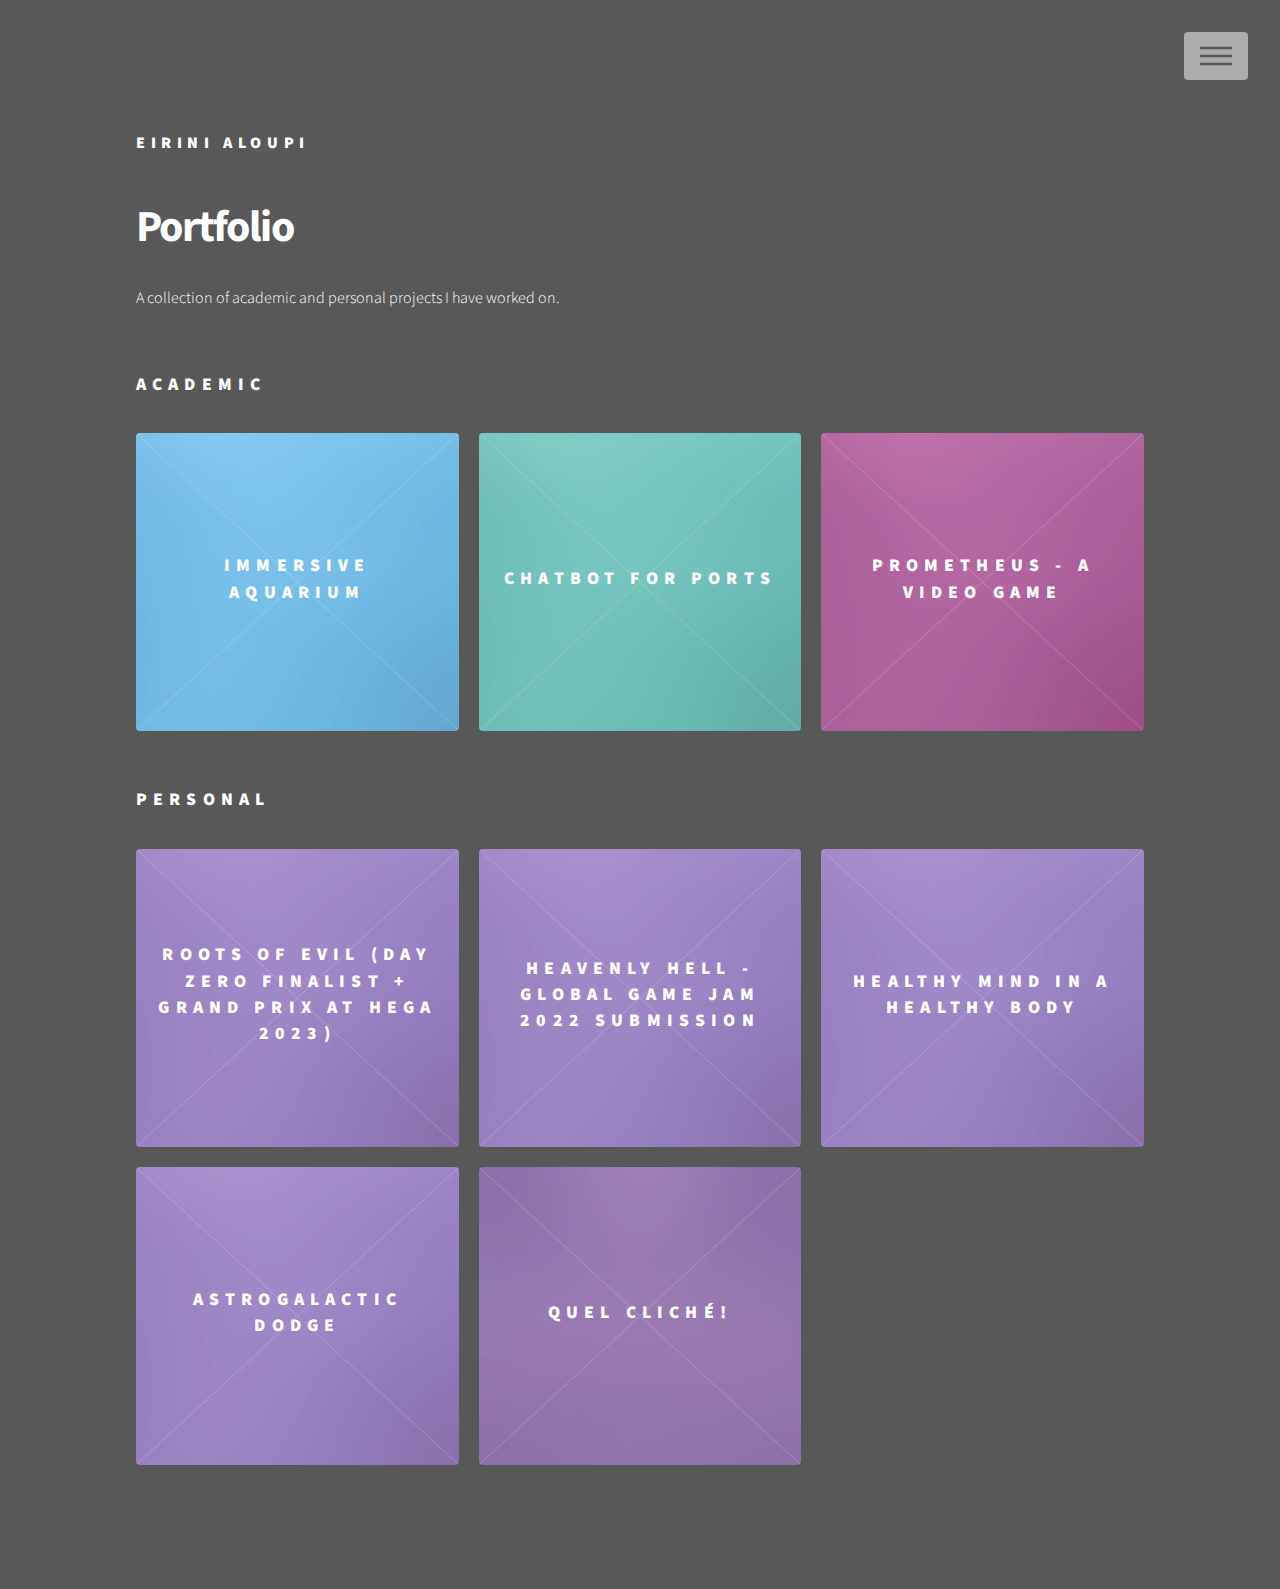
<file: index.html>
<!DOCTYPE HTML>
<!--
	Phantom by HTML5 UP
	html5up.net | @ajlkn
	Free for personal and commercial use under the CCA 3.0 license (html5up.net/license)
-->
<html>

<head>
	<title>Eirini Aloupi - My Portfolio</title>
	<meta charset="utf-8" />
	<meta name="viewport" content="width=device-width, initial-scale=1, user-scalable=no" />
	<link rel="stylesheet" href="assets/css/main.css" />
	<noscript>
		<link rel="stylesheet" href="assets/css/noscript.css" />
	</noscript>
</head>

<body class="is-preload">
	<!-- Wrapper -->
	<div id="wrapper">

		<!-- Header -->
		<header id="header">
			<div class="inner">

				<!-- Logo -->
				<a href="index.html" class="logo">
					<!--<span class="symbol"><img src="images/logo.svg" alt="" /></span>-->
					<span class="title">Eirini Aloupi</span>
				</a>

				<!-- Nav -->
				<nav>
					<ul>
						<li><a href="#menu">Menu</a></li>
					</ul>
				</nav>

			</div>
		</header>

		<!-- Menu -->
		<nav id="menu">
			<h2>Menu</h2>
			<ul>
				<li><a href="index.html">Home</a></li>
				<li><a href="about_me.html">About Me</a></li>
			</ul>
		</nav>

		<!-- Main -->
		<div id="main">
			<div class="inner">
				<header>
					<h1>Portfolio </h1>
					<p>A collection of academic and personal projects I have worked on.</p>
				</header>
				<br />
				<h2>Academic</h2>
				<section class="tiles">
					<!--<article class="style1">
									<span class="image">
										<img src="images/ruby-cat.png" alt="" />
									</span>
									<a href="pet_rescue.html">
										<h2>Pet Rescue</h2>
										<div class="content">
											<p>A small test in Javascript.</p>
										</div>
									</a>
								</article>-->
					<article class="style2">
						<span class="image">
							<img src="images/pic02.jpg" alt="" />
						</span>
						<a href="kinect_aquarium.html">
							<h2>Immersive Aquarium</h2>
							<div class="content">
								<p>A demo underwater scene with Kinect technology.</p>
							</div>
						</a>
					</article>
					<article class="style3">
						<span class="image">
							<img src="images/pic02.jpg" alt="" />
						</span>
						<a href="port chatbot.html">
							<h2>Chatbot for Ports</h2>
							<div class="content">
								<p>A demo chatbot for the port of Ermoupolis.</p>
							</div>
						</a>
					</article>
					<article class="style4">
						<span class="image">
							<img src="images/pic02.jpg" alt="" />
						</span>
						<a href="prometheus game.html">
							<h2>Prometheus - A Video Game</h2>
							<div class="content">
								<p>A demo of a video game featuring Prometheus.</p>
							</div>
						</a>
					</article>
				</section>
				<br /> <br />
				<h2>Personal</h2>
				<section class="tiles">
					<article class="style5">
						<span class="image">
							<img src="images/pic02.jpg" alt="" />
						</span>
						<a href="roots.html">
							<h2>Roots of Evil (Day Zero Finalist + Grand Prix at HeGA 2023)</h2>
							<div class="content">
								<p>Submission for the Global Game Jam 2023</p>
							</div>
						</a>
					</article>
					<article class="style5">
						<span class="image">
							<img src="images/pic02.jpg" alt="" />
						</span>
						<a href="heavenly_hell.html">
							<h2>Heavenly Hell - Global Game Jam 2022 Submission</h2>
							<div class="content">
								<p>Submission for the Global Game Jam 2022</p>
							</div>
						</a>
					</article>
					<article class="style5">
						<span class="image">
							<img src="images/pic02.jpg" alt="" />
						</span>
						<a href="healthy_brain.html">
							<h2>Healthy Mind In A Healthy Body</h2>
							<div class="content">
								<p>Submission for the Bullet Hell Game Jam 2023</p>
							</div>
						</a>
					</article>
					<article class="style5">
						<span class="image">
							<img src="images/pic02.jpg" alt="" />
						</span>
						<a href="astro_dodge.html">
							<h2>Astrogalactic Dodge</h2>
							<div class="content">
								<p>Submission for the GoedWare Game Jam #9</p>
							</div>
						</a>
					</article>
					<article class="style5">
						<span class="image">
							<img src="images/pic03.jpg" alt="" />
						</span>
						<a href="quel_cliche.html">
							<h2>Quel Cliché!</h2>
							<div class="content">
								<p>Submission for the GitHub Game Off Game Jam 2022</p>
							</div>
						</a>
					</article>
				</section>
				<br />
				<!--<p>Template used: "Phantom" by <a href="http://html5up.net">HTML5 UP</a>.</p>-->
			</div>
		</div>

		<!-- Footer 
					<footer id="footer">
						<div class="inner">
							<section>
								<h2>Get in touch</h2>
								<form method="post" action="#">
									<div class="fields">
										<div class="field half">
											<input type="text" name="name" id="name" placeholder="Name" />
										</div>
										<div class="field half">
											<input type="email" name="email" id="email" placeholder="Email" />
										</div>
										<div class="field">
											<textarea name="message" id="message" placeholder="Message"></textarea>
										</div>
									</div>
									<ul class="actions">
										<li><input type="submit" value="Send" class="primary" /></li>
									</ul>
								</form>
							</section>
							<section>
								<h2>Follow</h2>
								<ul class="icons">
									<li><a href="#" class="icon brands style2 fa-twitter"><span class="label">Twitter</span></a></li>
									<li><a href="#" class="icon brands style2 fa-facebook-f"><span class="label">Facebook</span></a></li>
									<li><a href="#" class="icon brands style2 fa-instagram"><span class="label">Instagram</span></a></li>
									<li><a href="#" class="icon brands style2 fa-dribbble"><span class="label">Dribbble</span></a></li>
									<li><a href="#" class="icon brands style2 fa-github"><span class="label">GitHub</span></a></li>
									<li><a href="#" class="icon brands style2 fa-500px"><span class="label">500px</span></a></li>
									<li><a href="#" class="icon solid style2 fa-phone"><span class="label">Phone</span></a></li>
									<li><a href="#" class="icon solid style2 fa-envelope"><span class="label">Email</span></a></li>
								</ul>
							</section>
							<ul class="copyright">
								<li>&copy; Untitled. All rights reserved</li><li>Design: <a href="http://html5up.net">HTML5 UP</a></li>
							</ul>
						</div>
					</footer>
				-->
	</div>

	<!-- Scripts -->
	<script src="assets/js/jquery.min.js"></script>
	<script src="assets/js/browser.min.js"></script>
	<script src="assets/js/breakpoints.min.js"></script>
	<script src="assets/js/util.js"></script>
	<script src="assets/js/main.js"></script>

</body>

</html>
</file>
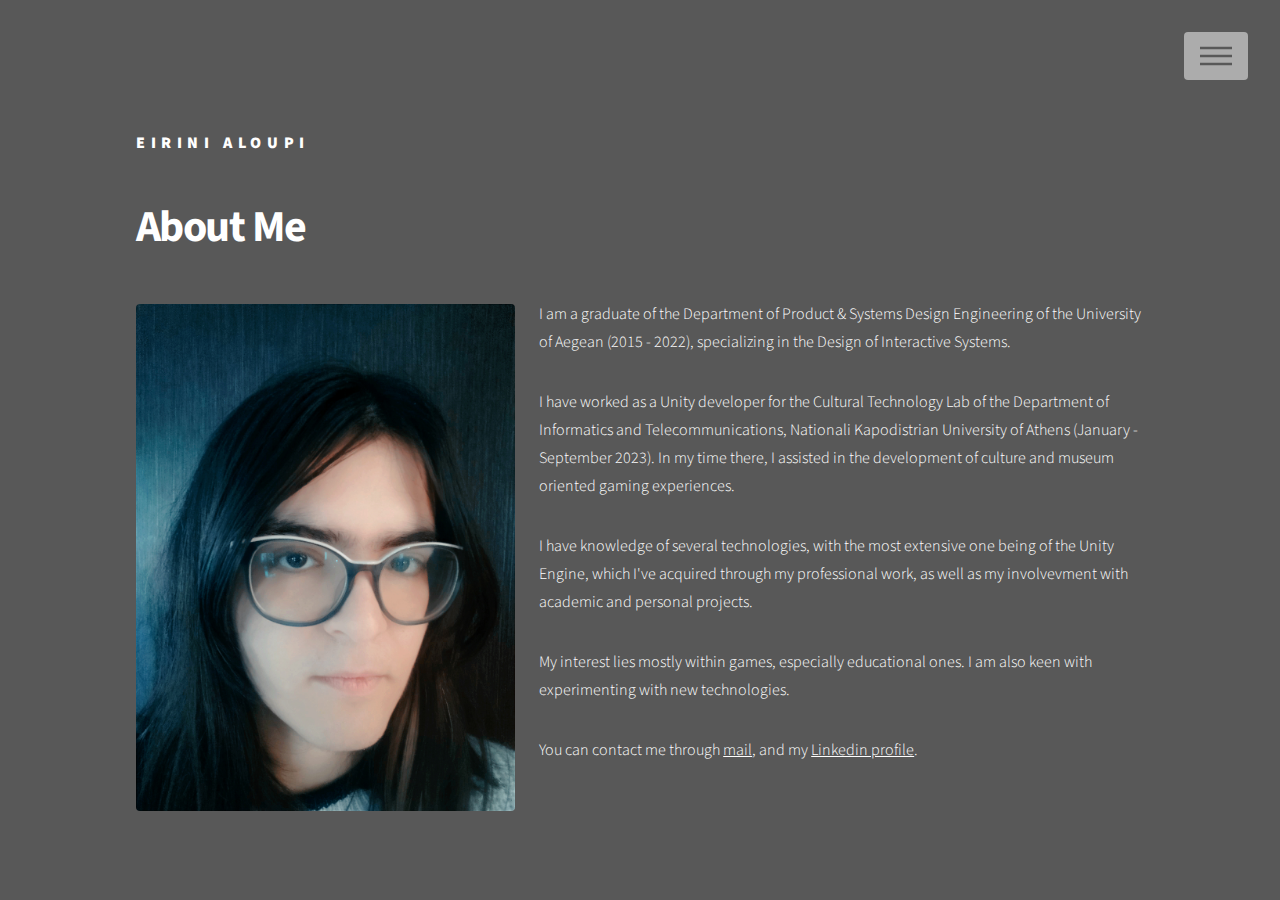
<file: about_me.html>
<!DOCTYPE HTML>
<!--
	Phantom by HTML5 UP
	html5up.net | @ajlkn
	Free for personal and commercial use under the CCA 3.0 license (html5up.net/license)
-->
<html>
	<head>
		<title>Eirini Aloupi - About Me</title>
		<meta charset="utf-8" />
		<meta name="viewport" content="width=device-width, initial-scale=1, user-scalable=no" />
		<link rel="stylesheet" href="assets/css/main.css" />
		<noscript><link rel="stylesheet" href="assets/css/noscript.css" /></noscript>
	</head>
	<body class="is-preload">
		<!-- Wrapper -->
			<div id="wrapper">

				<!-- Header -->
					<header id="header">
						<div class="inner">

							<!-- Logo -->
							<a href="index.html" class="logo">
								<!--<span class="symbol"><img src="images/logo.svg" alt="" /></span>-->
								<span class="title">Eirini Aloupi</span>
							</a>

							<!-- Nav -->
								<nav>
									<ul>
										<li><a href="#menu">Menu</a></li>
									</ul>
								</nav>

						</div>
					</header>

				<!-- Menu -->
					<nav id="menu">
						<h2>Menu</h2>
						<ul>
							<li><a href="index.html">Home</a></li>
							<li><a href="about_me.html">About Me</a></li>
						</ul>
					</nav>

				<!-- Main -->
					<div id="main">
						<div class="inner">
							<h1>About Me</h1>
							<span class="image left"><img src="images/IMG_20231206_145050.jpg" alt="" /></span>
							<p>I am a graduate of the Department of Product & Systems Design Engineering of the University of Aegean (2015 - 2022), specializing in the Design of Interactive Systems.</p>
							<p>I have worked as a Unity developer for the Cultural Technology Lab of the Department of Informatics and Telecommunications, Nationali Kapodistrian University of Athens (January - September 2023). In my time there, I assisted in the development of culture and museum oriented gaming experiences.</p>
							<p>I have knowledge of several technologies, with the most extensive one being of the Unity Engine, which I've acquired through my professional work, as well as my involvevment with academic and personal projects.</p>
							<p>My interest lies mostly within games, especially educational ones. I am also keen with experimenting with new technologies.</p>
							<p>You can contact me through <a href="mailto:eiraloupi01@gmail.com">mail</a>, and my <a href="https://www.linkedin.com/in/eirini-aloupi-768750241/">Linkedin profile</a>.</p>
						</div>
					</div>

				<!-- Footer 
					<footer id="footer">
						<div class="inner">
							<section>
								<h2>Get in touch</h2>
								<form method="post" action="#">
									<div class="fields">
										<div class="field half">
											<input type="text" name="name" id="name" placeholder="Name" />
										</div>
										<div class="field half">
											<input type="email" name="email" id="email" placeholder="Email" />
										</div>
										<div class="field">
											<textarea name="message" id="message" placeholder="Message"></textarea>
										</div>
									</div>
									<ul class="actions">
										<li><input type="submit" value="Send" class="primary" /></li>
									</ul>
								</form>
							</section>
							<section>
								<h2>Follow</h2>
								<ul class="icons">
									<li><a href="#" class="icon brands style2 fa-twitter"><span class="label">Twitter</span></a></li>
									<li><a href="#" class="icon brands style2 fa-facebook-f"><span class="label">Facebook</span></a></li>
									<li><a href="#" class="icon brands style2 fa-instagram"><span class="label">Instagram</span></a></li>
									<li><a href="#" class="icon brands style2 fa-dribbble"><span class="label">Dribbble</span></a></li>
									<li><a href="#" class="icon brands style2 fa-github"><span class="label">GitHub</span></a></li>
									<li><a href="#" class="icon brands style2 fa-500px"><span class="label">500px</span></a></li>
									<li><a href="#" class="icon solid style2 fa-phone"><span class="label">Phone</span></a></li>
									<li><a href="#" class="icon solid style2 fa-envelope"><span class="label">Email</span></a></li>
								</ul>
							</section>
							<ul class="copyright">
								<li>&copy; Untitled. All rights reserved</li><li>Design: <a href="http://html5up.net">HTML5 UP</a></li>
							</ul>
						</div>
					</footer>
				-->
			</div>

		<!-- Scripts -->
			<script src="assets/js/jquery.min.js"></script>
			<script src="assets/js/browser.min.js"></script>
			<script src="assets/js/breakpoints.min.js"></script>
			<script src="assets/js/util.js"></script>
			<script src="assets/js/main.js"></script>

	</body>
</html>
</file>
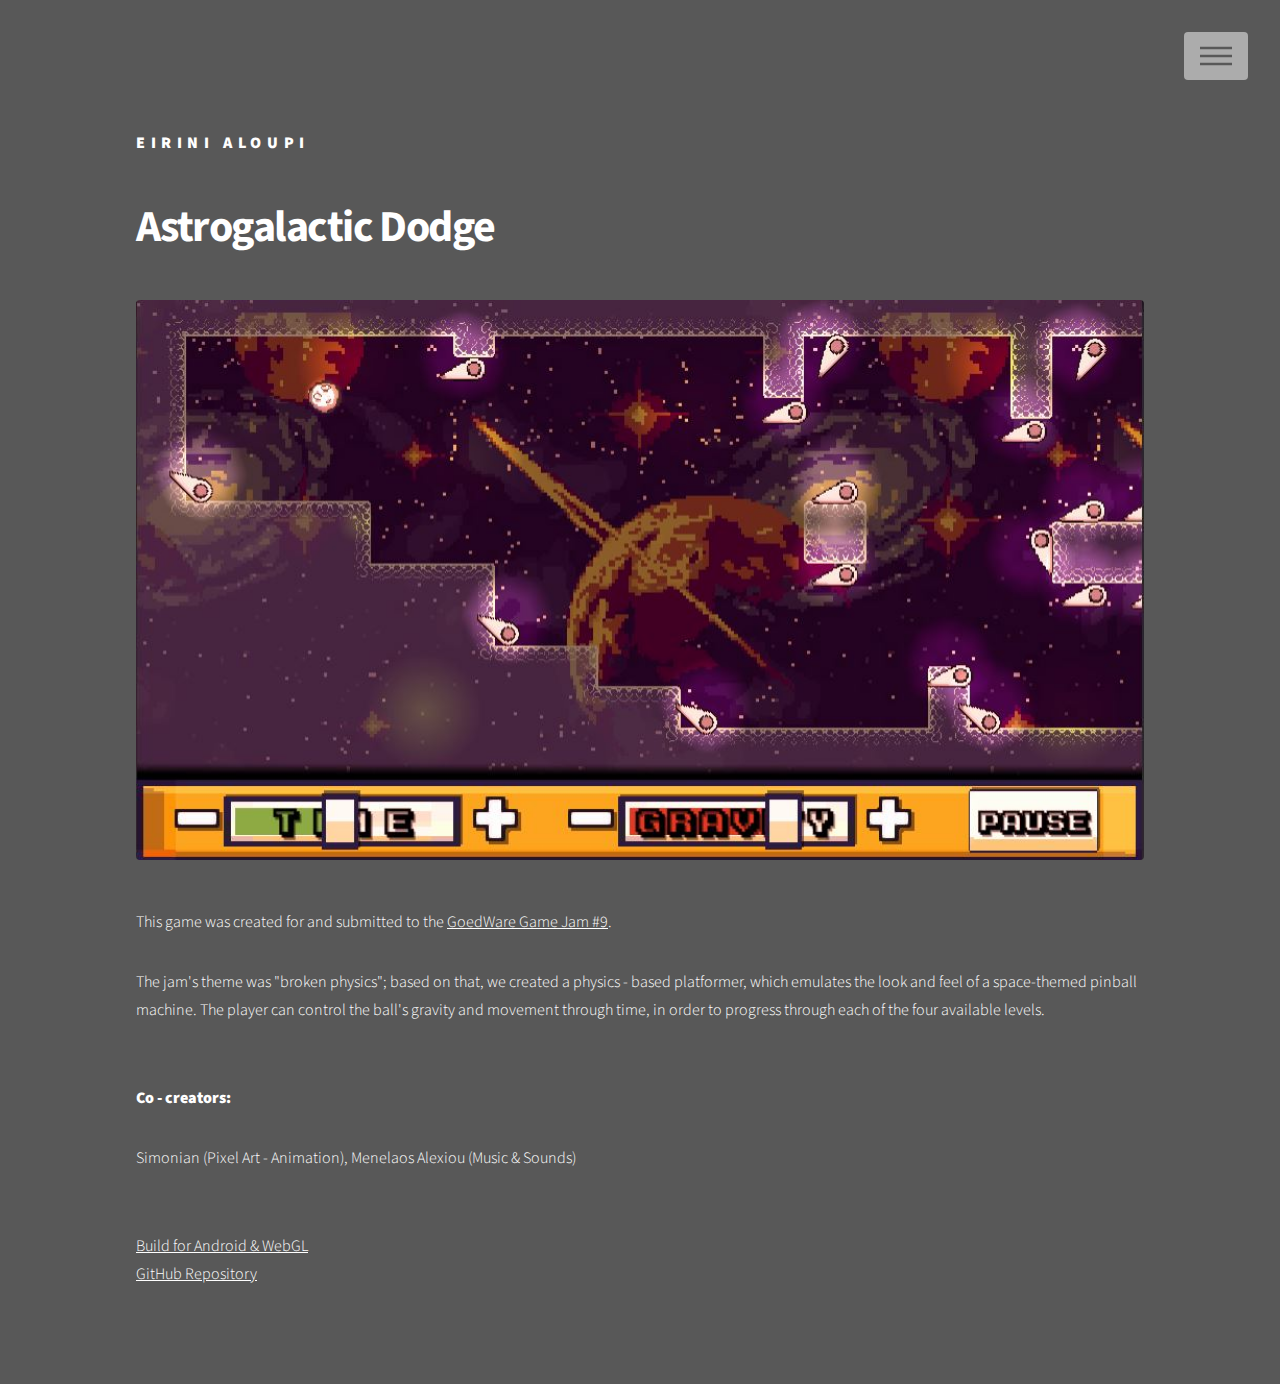
<file: astro_dodge.html>
<!DOCTYPE HTML>
<!--
	Phantom by HTML5 UP
	html5up.net | @ajlkn
	Free for personal and commercial use under the CCA 3.0 license (html5up.net/license)
-->
<html>
	<head>
		<title>Astrogalactic Dodge</title>
		<meta charset="utf-8" />
		<meta name="viewport" content="width=device-width, initial-scale=1, user-scalable=no" />
		<link rel="stylesheet" href="assets/css/main.css" />
		<noscript><link rel="stylesheet" href="assets/css/noscript.css" /></noscript>
	</head>
	<body class="is-preload">
		<!-- Wrapper -->
			<div id="wrapper">

				<!-- Header -->
					<header id="header">
						<div class="inner">

							<!-- Logo -->
							<a href="index.html" class="logo">
								<!--<span class="symbol"><img src="images/logo.svg" alt="" /></span>-->
								<span class="title">Eirini Aloupi</span>
							</a>

							<!-- Nav -->
								<nav>
									<ul>
										<li><a href="#menu">Menu</a></li>
									</ul>
								</nav>

						</div>
					</header>

				<!-- Menu -->
					<nav id="menu">
						<h2>Menu</h2>
						<ul>
							<li><a href="index.html">Home</a></li>
							<li><a href="about_me.html">About Me</a></li>
						</ul>
					</nav>

				<!-- Main -->
					<div id="main">
						<div class="inner">
							<h1>Astrogalactic Dodge</h1>
							<span class="image main"><img src="images/astro dodge.JPG" alt="" /></span>
							<p>This game was created for and submitted to the <a href="https://itch.io/jam/goedware-game-jam-9">GoedWare Game Jam #9</a>.</p>
                            <p>The jam's theme was "broken physics"; based on that, we created a physics - based platformer, which emulates the look and feel 
                                of a space-themed pinball machine. The player can control the ball's gravity and movement through time, in order to progress 
                                through each of the four available levels.</p>
							<br/>
							<p><b>Co - creators:</b></p>
                            <p>Simonian (Pixel Art - Animation), Menelaos Alexiou (Music & Sounds)</p>
                            <br>
                            <a href="https://thewalkingtrash.itch.io/astro-dodge">Build for Android & WebGL</a>
							<br>
							<a href="https://github.com/tehwalk/GoedwareGameJam9Project">GitHub Repository</a>
						</div>
					</div>

			</div>

		<!-- Scripts -->
			<script src="assets/js/jquery.min.js"></script>
			<script src="assets/js/browser.min.js"></script>
			<script src="assets/js/breakpoints.min.js"></script>
			<script src="assets/js/util.js"></script>
			<script src="assets/js/main.js"></script>

	</body>
</html>
</file>
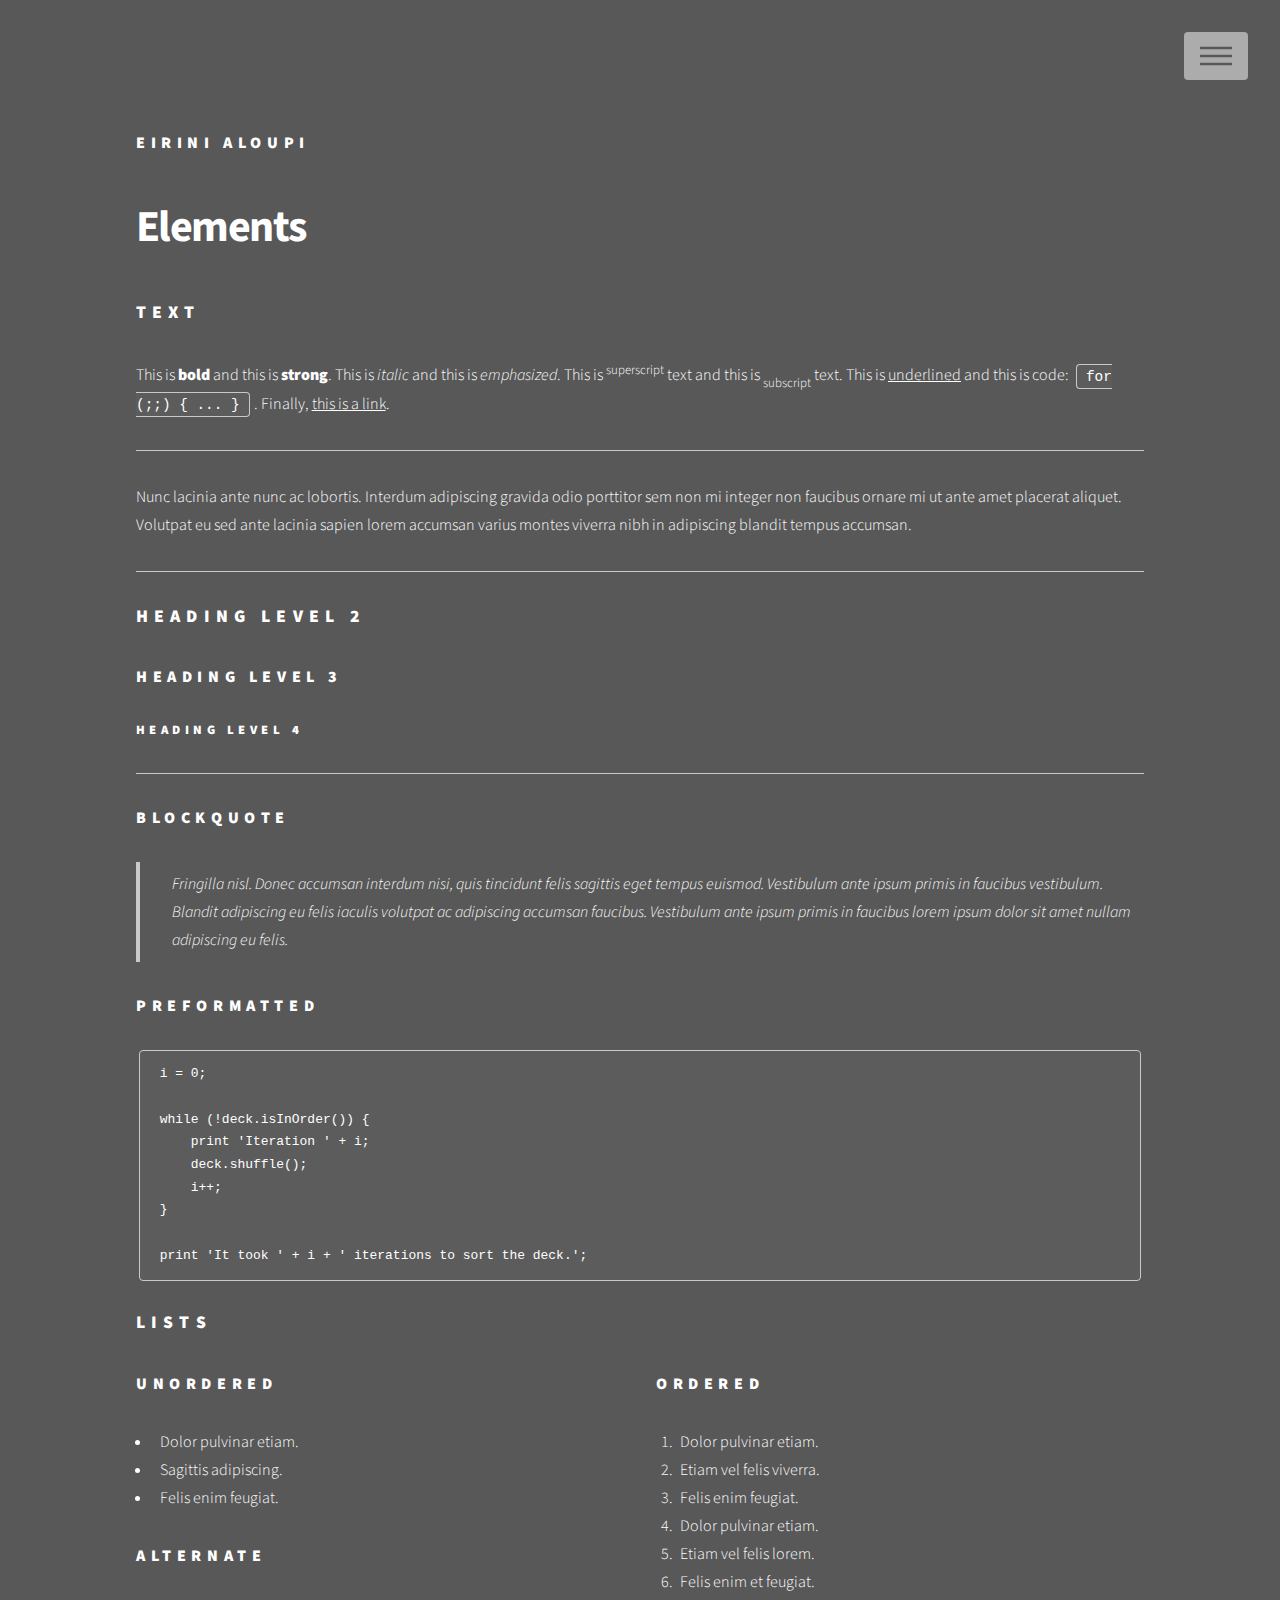
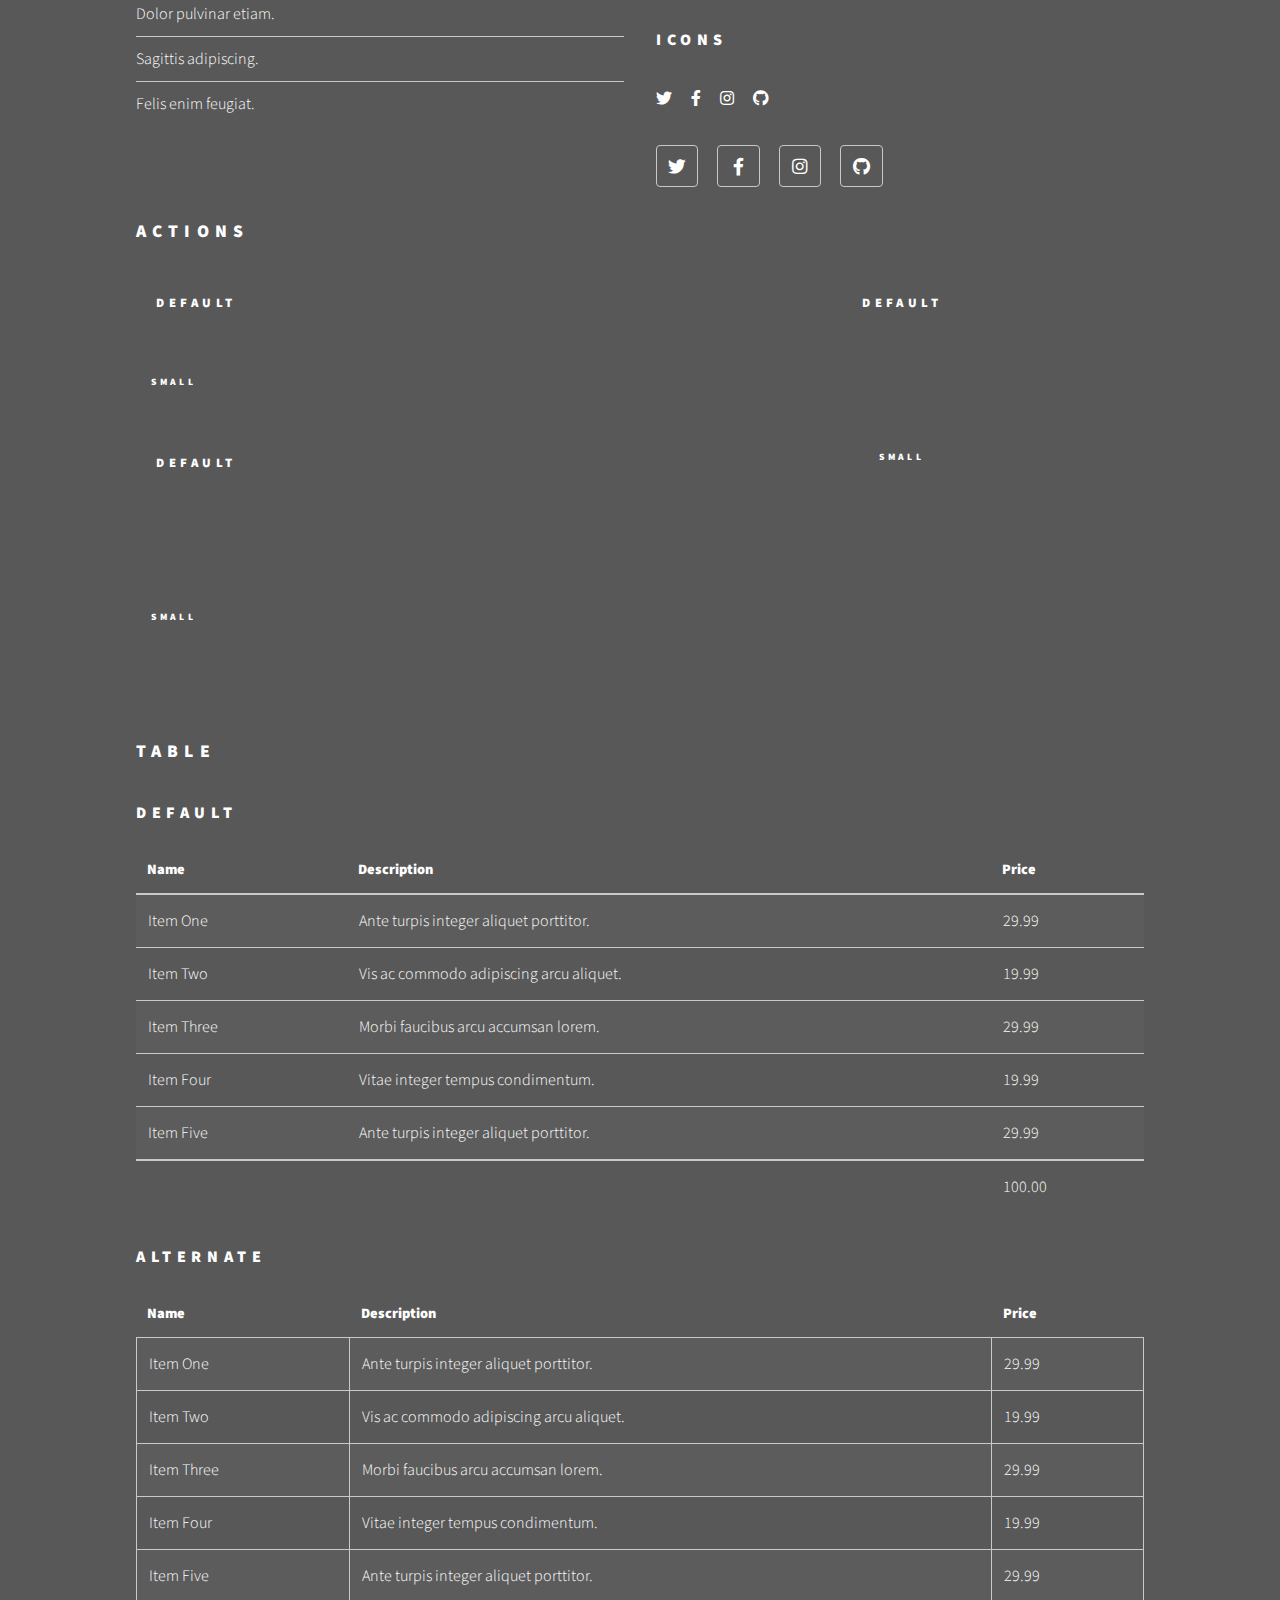
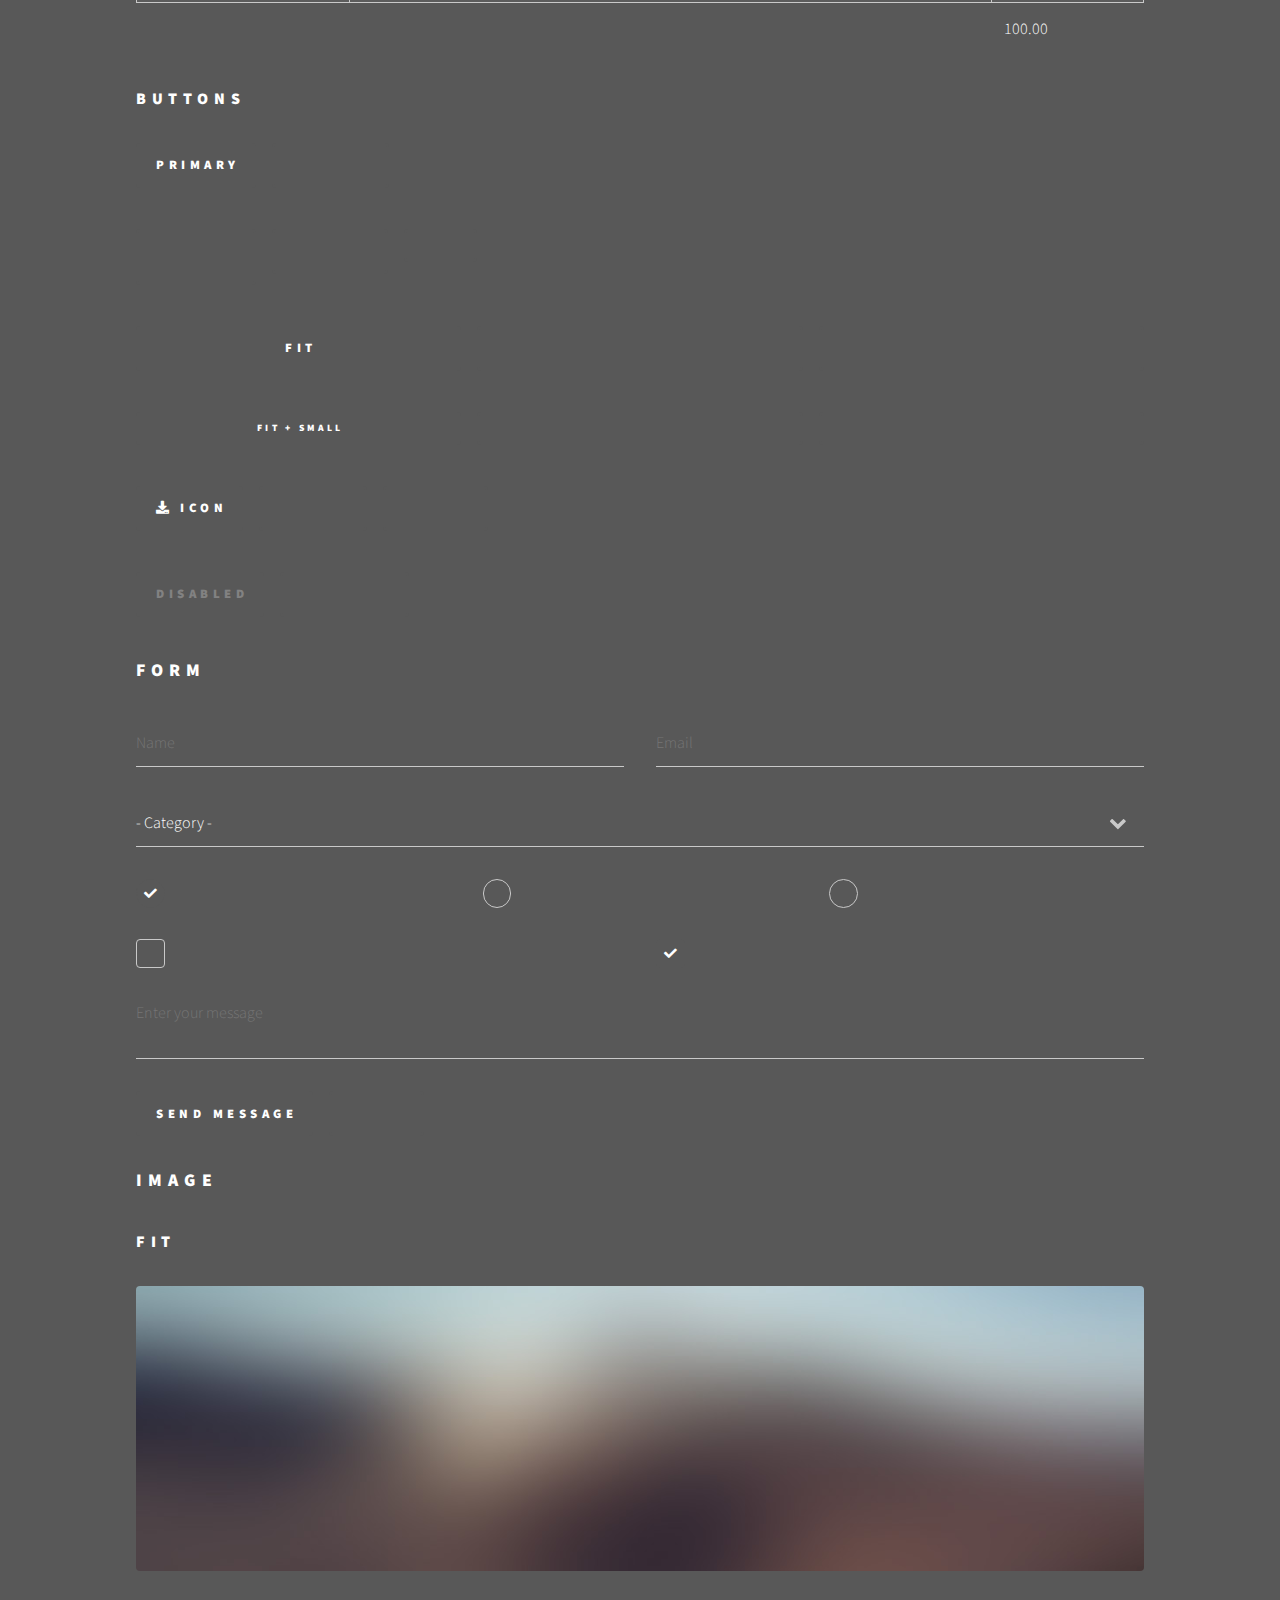
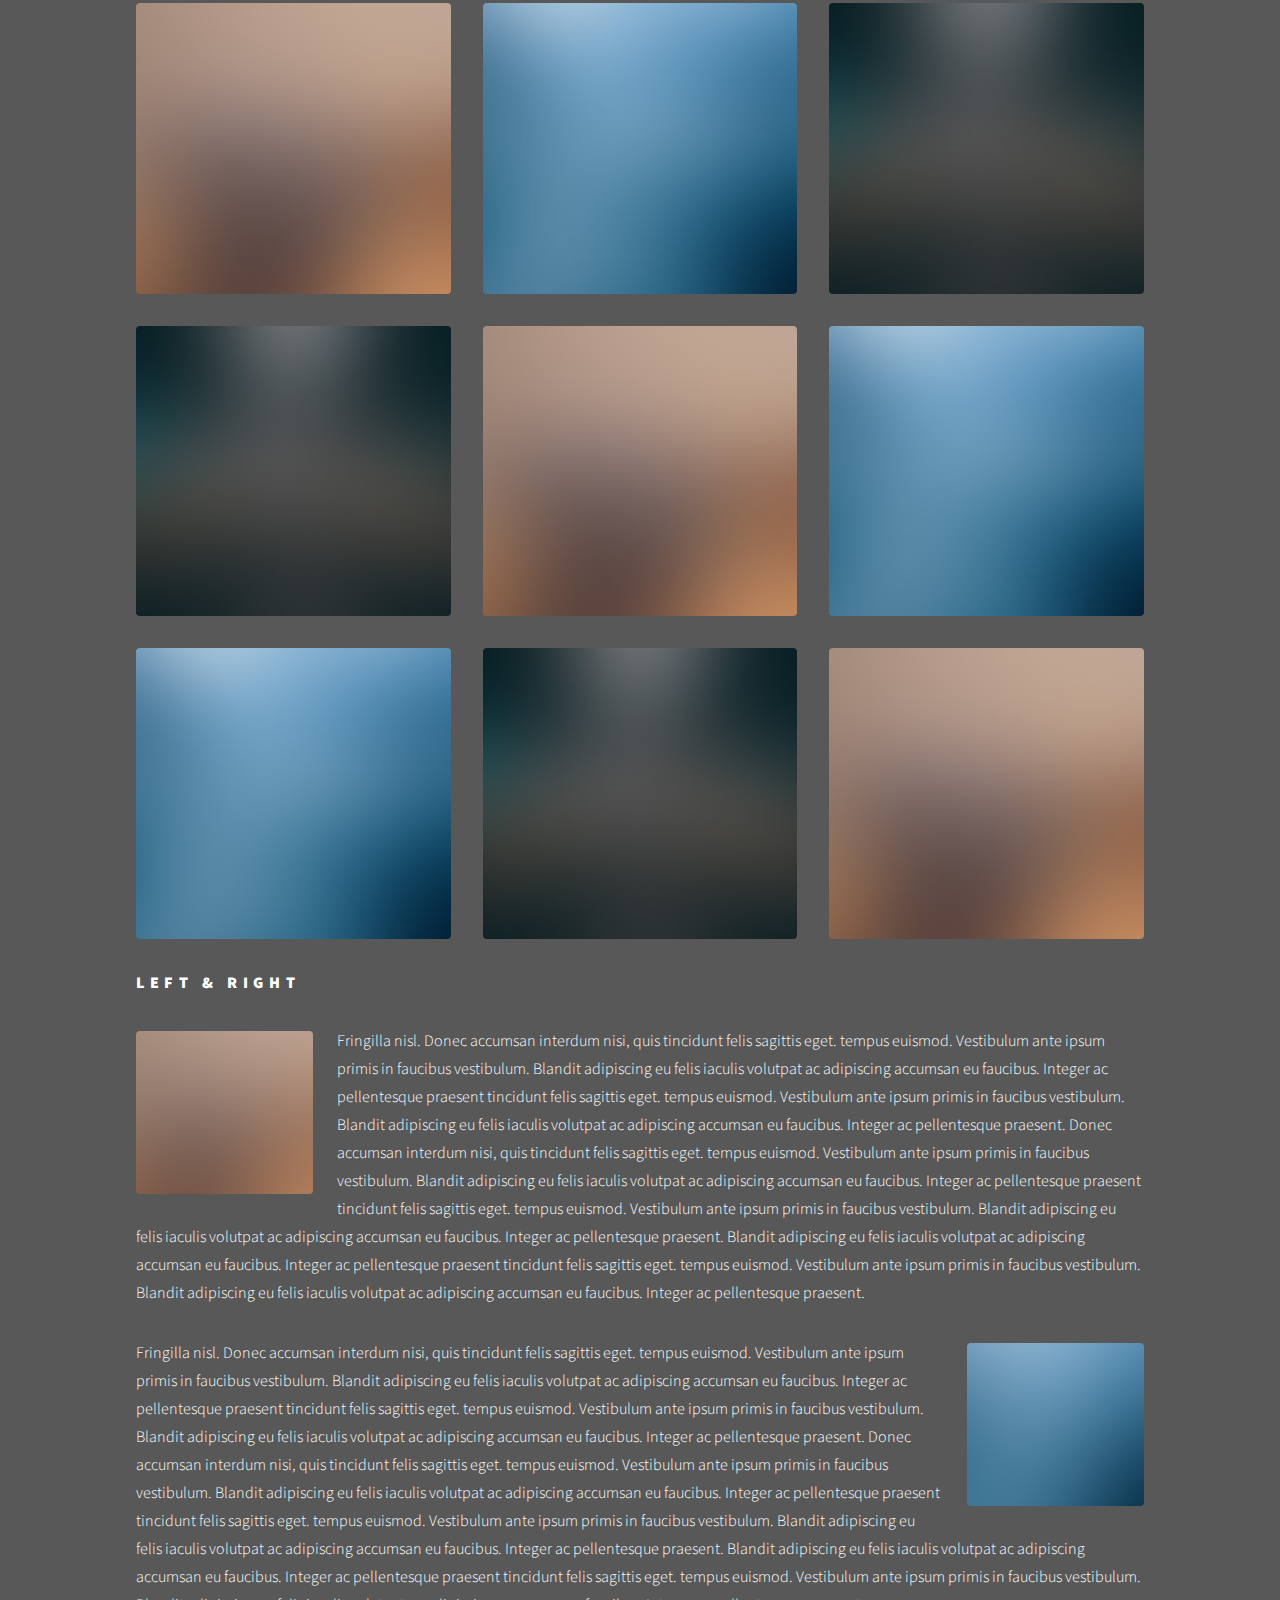
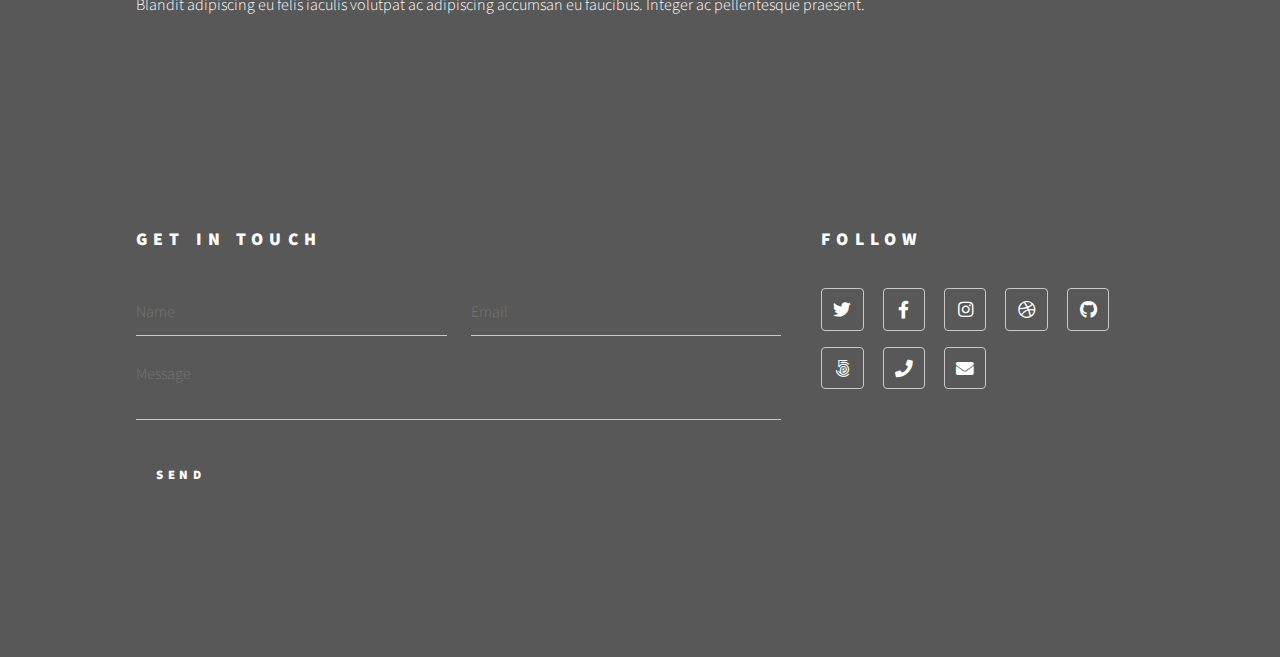
<file: elements.html>
<!DOCTYPE HTML>
<!--
	Phantom by HTML5 UP
	html5up.net | @ajlkn
	Free for personal and commercial use under the CCA 3.0 license (html5up.net/license)
-->
<html>
	<head>
		<title>Elements - Phantom by HTML5 UP</title>
		<meta charset="utf-8" />
		<meta name="viewport" content="width=device-width, initial-scale=1, user-scalable=no" />
		<link rel="stylesheet" href="assets/css/main.css" />
		<noscript><link rel="stylesheet" href="assets/css/noscript.css" /></noscript>
	</head>
	<body class="is-preload">
		<!-- Wrapper -->
			<div id="wrapper">

				<!-- Header -->
					<header id="header">
						<div class="inner">

							<!-- Logo -->
							<a href="index.html" class="logo">
								<!--<span class="symbol"><img src="images/logo.svg" alt="" /></span>-->
								<span class="title">Eirini Aloupi</span>
							</a>

							<!-- Nav -->
								<nav>
									<ul>
										<li><a href="#menu">Menu</a></li>
									</ul>
								</nav>

						</div>
					</header>

				<!-- Menu -->
					<nav id="menu">
						<h2>Menu</h2>
						<ul>
							<li><a href="index.html">Home</a></li>
							<li><a href="generic.html">Ipsum veroeros</a></li>
							<li><a href="generic.html">Tempus etiam</a></li>
							<li><a href="generic.html">Consequat dolor</a></li>
							<li><a href="elements.html">Elements</a></li>
						</ul>
					</nav>

				<!-- Main -->
					<div id="main">
						<div class="inner">
							<h1>Elements</h1>

							<!-- Text -->
								<section>
									<h2>Text</h2>
									<p>This is <b>bold</b> and this is <strong>strong</strong>. This is <i>italic</i> and this is <em>emphasized</em>.
									This is <sup>superscript</sup> text and this is <sub>subscript</sub> text.
									This is <u>underlined</u> and this is code: <code>for (;;) { ... }</code>. Finally, <a href="#">this is a link</a>.</p>
									<hr />
									<p>Nunc lacinia ante nunc ac lobortis. Interdum adipiscing gravida odio porttitor sem non mi integer non faucibus ornare mi ut ante amet placerat aliquet. Volutpat eu sed ante lacinia sapien lorem accumsan varius montes viverra nibh in adipiscing blandit tempus accumsan.</p>
									<hr />
									<h2>Heading Level 2</h2>
									<h3>Heading Level 3</h3>
									<h4>Heading Level 4</h4>
									<hr />
									<h3>Blockquote</h3>
									<blockquote>Fringilla nisl. Donec accumsan interdum nisi, quis tincidunt felis sagittis eget tempus euismod. Vestibulum ante ipsum primis in faucibus vestibulum. Blandit adipiscing eu felis iaculis volutpat ac adipiscing accumsan faucibus. Vestibulum ante ipsum primis in faucibus lorem ipsum dolor sit amet nullam adipiscing eu felis.</blockquote>
									<h3>Preformatted</h3>
									<pre><code>i = 0;

while (!deck.isInOrder()) {
    print 'Iteration ' + i;
    deck.shuffle();
    i++;
}

print 'It took ' + i + ' iterations to sort the deck.';</code></pre>
								</section>

							<!-- Lists -->
								<section>
									<h2>Lists</h2>
									<div class="row">
										<div class="col-6 col-12-medium">
											<h3>Unordered</h3>
											<ul>
												<li>Dolor pulvinar etiam.</li>
												<li>Sagittis adipiscing.</li>
												<li>Felis enim feugiat.</li>
											</ul>
											<h3>Alternate</h3>
											<ul class="alt">
												<li>Dolor pulvinar etiam.</li>
												<li>Sagittis adipiscing.</li>
												<li>Felis enim feugiat.</li>
											</ul>
										</div>
										<div class="col-6 col-12-medium">
											<h3>Ordered</h3>
											<ol>
												<li>Dolor pulvinar etiam.</li>
												<li>Etiam vel felis viverra.</li>
												<li>Felis enim feugiat.</li>
												<li>Dolor pulvinar etiam.</li>
												<li>Etiam vel felis lorem.</li>
												<li>Felis enim et feugiat.</li>
											</ol>
											<h3>Icons</h3>
											<ul class="icons">
												<li><a href="#" class="icon brands style1 fa-twitter"><span class="label">Twitter</span></a></li>
												<li><a href="#" class="icon brands style1 fa-facebook-f"><span class="label">Facebook</span></a></li>
												<li><a href="#" class="icon brands style1 fa-instagram"><span class="label">Instagram</span></a></li>
												<li><a href="#" class="icon brands style1 fa-github"><span class="label">Github</span></a></li>
											</ul>
											<ul class="icons">
												<li><a href="#" class="icon brands style2 fa-twitter"><span class="label">Twitter</span></a></li>
												<li><a href="#" class="icon brands style2 fa-facebook-f"><span class="label">Facebook</span></a></li>
												<li><a href="#" class="icon brands style2 fa-instagram"><span class="label">Instagram</span></a></li>
												<li><a href="#" class="icon brands style2 fa-github"><span class="label">Github</span></a></li>
											</ul>
										</div>
									</div>
									<h2>Actions</h2>
									<div class="row">
										<div class="col-6 col-12-medium">
											<ul class="actions">
												<li><a href="#" class="button primary">Default</a></li>
												<li><a href="#" class="button">Default</a></li>
											</ul>
											<ul class="actions small">
												<li><a href="#" class="button primary small">Small</a></li>
												<li><a href="#" class="button small">Small</a></li>
											</ul>
											<ul class="actions stacked">
												<li><a href="#" class="button primary">Default</a></li>
												<li><a href="#" class="button">Default</a></li>
											</ul>
											<ul class="actions stacked">
												<li><a href="#" class="button primary small">Small</a></li>
												<li><a href="#" class="button small">Small</a></li>
											</ul>
										</div>
										<div class="col-6 col-12-medium">
											<ul class="actions stacked">
												<li><a href="#" class="button primary fit">Default</a></li>
												<li><a href="#" class="button fit">Default</a></li>
											</ul>
											<ul class="actions stacked">
												<li><a href="#" class="button primary small fit">Small</a></li>
												<li><a href="#" class="button small fit">Small</a></li>
											</ul>
										</div>
									</div>
								</section>

							<!-- Table -->
								<section>
									<h2>Table</h2>
									<h3>Default</h3>
									<div class="table-wrapper">
										<table>
											<thead>
												<tr>
													<th>Name</th>
													<th>Description</th>
													<th>Price</th>
												</tr>
											</thead>
											<tbody>
												<tr>
													<td>Item One</td>
													<td>Ante turpis integer aliquet porttitor.</td>
													<td>29.99</td>
												</tr>
												<tr>
													<td>Item Two</td>
													<td>Vis ac commodo adipiscing arcu aliquet.</td>
													<td>19.99</td>
												</tr>
												<tr>
													<td>Item Three</td>
													<td> Morbi faucibus arcu accumsan lorem.</td>
													<td>29.99</td>
												</tr>
												<tr>
													<td>Item Four</td>
													<td>Vitae integer tempus condimentum.</td>
													<td>19.99</td>
												</tr>
												<tr>
													<td>Item Five</td>
													<td>Ante turpis integer aliquet porttitor.</td>
													<td>29.99</td>
												</tr>
											</tbody>
											<tfoot>
												<tr>
													<td colspan="2"></td>
													<td>100.00</td>
												</tr>
											</tfoot>
										</table>
									</div>

									<h3>Alternate</h3>
									<div class="table-wrapper">
										<table class="alt">
											<thead>
												<tr>
													<th>Name</th>
													<th>Description</th>
													<th>Price</th>
												</tr>
											</thead>
											<tbody>
												<tr>
													<td>Item One</td>
													<td>Ante turpis integer aliquet porttitor.</td>
													<td>29.99</td>
												</tr>
												<tr>
													<td>Item Two</td>
													<td>Vis ac commodo adipiscing arcu aliquet.</td>
													<td>19.99</td>
												</tr>
												<tr>
													<td>Item Three</td>
													<td> Morbi faucibus arcu accumsan lorem.</td>
													<td>29.99</td>
												</tr>
												<tr>
													<td>Item Four</td>
													<td>Vitae integer tempus condimentum.</td>
													<td>19.99</td>
												</tr>
												<tr>
													<td>Item Five</td>
													<td>Ante turpis integer aliquet porttitor.</td>
													<td>29.99</td>
												</tr>
											</tbody>
											<tfoot>
												<tr>
													<td colspan="2"></td>
													<td>100.00</td>
												</tr>
											</tfoot>
										</table>
									</div>
								</section>

							<!-- Buttons -->
								<section>
									<h3>Buttons</h3>
									<ul class="actions">
										<li><a href="#" class="button primary">Primary</a></li>
										<li><a href="#" class="button">Default</a></li>
									</ul>
									<ul class="actions">
										<li><a href="#" class="button large">Large</a></li>
										<li><a href="#" class="button">Default</a></li>
										<li><a href="#" class="button small">Small</a></li>
									</ul>
									<ul class="actions fit">
										<li><a href="#" class="button primary fit">Fit</a></li>
										<li><a href="#" class="button fit">Fit</a></li>
										<li><a href="#" class="button fit">Fit</a></li>
									</ul>
									<ul class="actions fit small">
										<li><a href="#" class="button primary fit small">Fit + Small</a></li>
										<li><a href="#" class="button fit small">Fit + Small</a></li>
										<li><a href="#" class="button fit small">Fit + Small</a></li>
									</ul>
									<ul class="actions">
										<li><a href="#" class="button primary icon solid fa-download">Icon</a></li>
										<li><a href="#" class="button icon solid fa-upload">Icon</a></li>
										<li><a href="#" class="button icon solid fa-save">Icon</a></li>
									</ul>
									<ul class="actions">
										<li><span class="button primary disabled">Disabled</span></li>
										<li><span class="button disabled">Disabled</span></li>
									</ul>
								</section>

							<!-- Form -->
								<section>
									<h2>Form</h2>
									<form method="post" action="#">
										<div class="row gtr-uniform">
											<div class="col-6 col-12-xsmall">
												<input type="text" name="demo-name" id="demo-name" value="" placeholder="Name" />
											</div>
											<div class="col-6 col-12-xsmall">
												<input type="email" name="demo-email" id="demo-email" value="" placeholder="Email" />
											</div>
											<div class="col-12">
												<select name="demo-category" id="demo-category">
													<option value="">- Category -</option>
													<option value="1">Manufacturing</option>
													<option value="1">Shipping</option>
													<option value="1">Administration</option>
													<option value="1">Human Resources</option>
												</select>
											</div>
											<div class="col-4 col-12-small">
												<input type="radio" id="demo-priority-low" name="demo-priority" checked>
												<label for="demo-priority-low">Low</label>
											</div>
											<div class="col-4 col-12-small">
												<input type="radio" id="demo-priority-normal" name="demo-priority">
												<label for="demo-priority-normal">Normal</label>
											</div>
											<div class="col-4 col-12-small">
												<input type="radio" id="demo-priority-high" name="demo-priority">
												<label for="demo-priority-high">High</label>
											</div>
											<div class="col-6 col-12-small">
												<input type="checkbox" id="demo-copy" name="demo-copy">
												<label for="demo-copy">Email me a copy</label>
											</div>
											<div class="col-6 col-12-small">
												<input type="checkbox" id="demo-human" name="demo-human" checked>
												<label for="demo-human">Not a robot</label>
											</div>
											<div class="col-12">
												<textarea name="demo-message" id="demo-message" placeholder="Enter your message" rows="6"></textarea>
											</div>
											<div class="col-12">
												<ul class="actions">
													<li><input type="submit" value="Send Message" class="primary" /></li>
													<li><input type="reset" value="Reset" /></li>
												</ul>
											</div>
										</div>
									</form>
								</section>

							<!-- Image -->
								<section>
									<h2>Image</h2>
									<h3>Fit</h3>
									<div class="box alt">
										<div class="row gtr-uniform">
											<div class="col-12"><span class="image fit"><img src="images/pic13.jpg" alt="" /></span></div>
											<div class="col-4"><span class="image fit"><img src="images/pic01.jpg" alt="" /></span></div>
											<div class="col-4"><span class="image fit"><img src="images/pic02.jpg" alt="" /></span></div>
											<div class="col-4"><span class="image fit"><img src="images/pic03.jpg" alt="" /></span></div>
											<div class="col-4"><span class="image fit"><img src="images/pic03.jpg" alt="" /></span></div>
											<div class="col-4"><span class="image fit"><img src="images/pic01.jpg" alt="" /></span></div>
											<div class="col-4"><span class="image fit"><img src="images/pic02.jpg" alt="" /></span></div>
											<div class="col-4"><span class="image fit"><img src="images/pic02.jpg" alt="" /></span></div>
											<div class="col-4"><span class="image fit"><img src="images/pic03.jpg" alt="" /></span></div>
											<div class="col-4"><span class="image fit"><img src="images/pic01.jpg" alt="" /></span></div>
										</div>
									</div>
									<h3>Left &amp; Right</h3>
									<p><span class="image left"><img src="images/pic14.jpg" alt="" /></span>Fringilla nisl. Donec accumsan interdum nisi, quis tincidunt felis sagittis eget. tempus euismod. Vestibulum ante ipsum primis in faucibus vestibulum. Blandit adipiscing eu felis iaculis volutpat ac adipiscing accumsan eu faucibus. Integer ac pellentesque praesent tincidunt felis sagittis eget. tempus euismod. Vestibulum ante ipsum primis in faucibus vestibulum. Blandit adipiscing eu felis iaculis volutpat ac adipiscing accumsan eu faucibus. Integer ac pellentesque praesent. Donec accumsan interdum nisi, quis tincidunt felis sagittis eget. tempus euismod. Vestibulum ante ipsum primis in faucibus vestibulum. Blandit adipiscing eu felis iaculis volutpat ac adipiscing accumsan eu faucibus. Integer ac pellentesque praesent tincidunt felis sagittis eget. tempus euismod. Vestibulum ante ipsum primis in faucibus vestibulum. Blandit adipiscing eu felis iaculis volutpat ac adipiscing accumsan eu faucibus. Integer ac pellentesque praesent. Blandit adipiscing eu felis iaculis volutpat ac adipiscing accumsan eu faucibus. Integer ac pellentesque praesent tincidunt felis sagittis eget. tempus euismod. Vestibulum ante ipsum primis in faucibus vestibulum. Blandit adipiscing eu felis iaculis volutpat ac adipiscing accumsan eu faucibus. Integer ac pellentesque praesent.</p>
									<p><span class="image right"><img src="images/pic15.jpg" alt="" /></span>Fringilla nisl. Donec accumsan interdum nisi, quis tincidunt felis sagittis eget. tempus euismod. Vestibulum ante ipsum primis in faucibus vestibulum. Blandit adipiscing eu felis iaculis volutpat ac adipiscing accumsan eu faucibus. Integer ac pellentesque praesent tincidunt felis sagittis eget. tempus euismod. Vestibulum ante ipsum primis in faucibus vestibulum. Blandit adipiscing eu felis iaculis volutpat ac adipiscing accumsan eu faucibus. Integer ac pellentesque praesent. Donec accumsan interdum nisi, quis tincidunt felis sagittis eget. tempus euismod. Vestibulum ante ipsum primis in faucibus vestibulum. Blandit adipiscing eu felis iaculis volutpat ac adipiscing accumsan eu faucibus. Integer ac pellentesque praesent tincidunt felis sagittis eget. tempus euismod. Vestibulum ante ipsum primis in faucibus vestibulum. Blandit adipiscing eu felis iaculis volutpat ac adipiscing accumsan eu faucibus. Integer ac pellentesque praesent. Blandit adipiscing eu felis iaculis volutpat ac adipiscing accumsan eu faucibus. Integer ac pellentesque praesent tincidunt felis sagittis eget. tempus euismod. Vestibulum ante ipsum primis in faucibus vestibulum. Blandit adipiscing eu felis iaculis volutpat ac adipiscing accumsan eu faucibus. Integer ac pellentesque praesent.</p>
								</section>

						</div>
					</div>

				<!-- Footer -->
					<footer id="footer">
						<div class="inner">
							<section>
								<h2>Get in touch</h2>
								<form method="post" action="#">
									<div class="fields">
										<div class="field half">
											<input type="text" name="name" id="name" placeholder="Name" />
										</div>
										<div class="field half">
											<input type="email" name="email" id="email" placeholder="Email" />
										</div>
										<div class="field">
											<textarea name="message" id="message" placeholder="Message"></textarea>
										</div>
									</div>
									<ul class="actions">
										<li><input type="submit" value="Send" class="primary" /></li>
									</ul>
								</form>
							</section>
							<section>
								<h2>Follow</h2>
								<ul class="icons">
									<li><a href="#" class="icon brands style2 fa-twitter"><span class="label">Twitter</span></a></li>
									<li><a href="#" class="icon brands style2 fa-facebook-f"><span class="label">Facebook</span></a></li>
									<li><a href="#" class="icon brands style2 fa-instagram"><span class="label">Instagram</span></a></li>
									<li><a href="#" class="icon brands style2 fa-dribbble"><span class="label">Dribbble</span></a></li>
									<li><a href="#" class="icon brands style2 fa-github"><span class="label">GitHub</span></a></li>
									<li><a href="#" class="icon brands style2 fa-500px"><span class="label">500px</span></a></li>
									<li><a href="#" class="icon solid style2 fa-phone"><span class="label">Phone</span></a></li>
									<li><a href="#" class="icon solid style2 fa-envelope"><span class="label">Email</span></a></li>
								</ul>
							</section>
							<ul class="copyright">
								<li>&copy; Untitled. All rights reserved</li><li>Design: <a href="http://html5up.net">HTML5 UP</a></li>
							</ul>
						</div>
					</footer>

			</div>

		<!-- Scripts -->
			<script src="assets/js/jquery.min.js"></script>
			<script src="assets/js/browser.min.js"></script>
			<script src="assets/js/breakpoints.min.js"></script>
			<script src="assets/js/util.js"></script>
			<script src="assets/js/main.js"></script>

	</body>
</html>
</file>
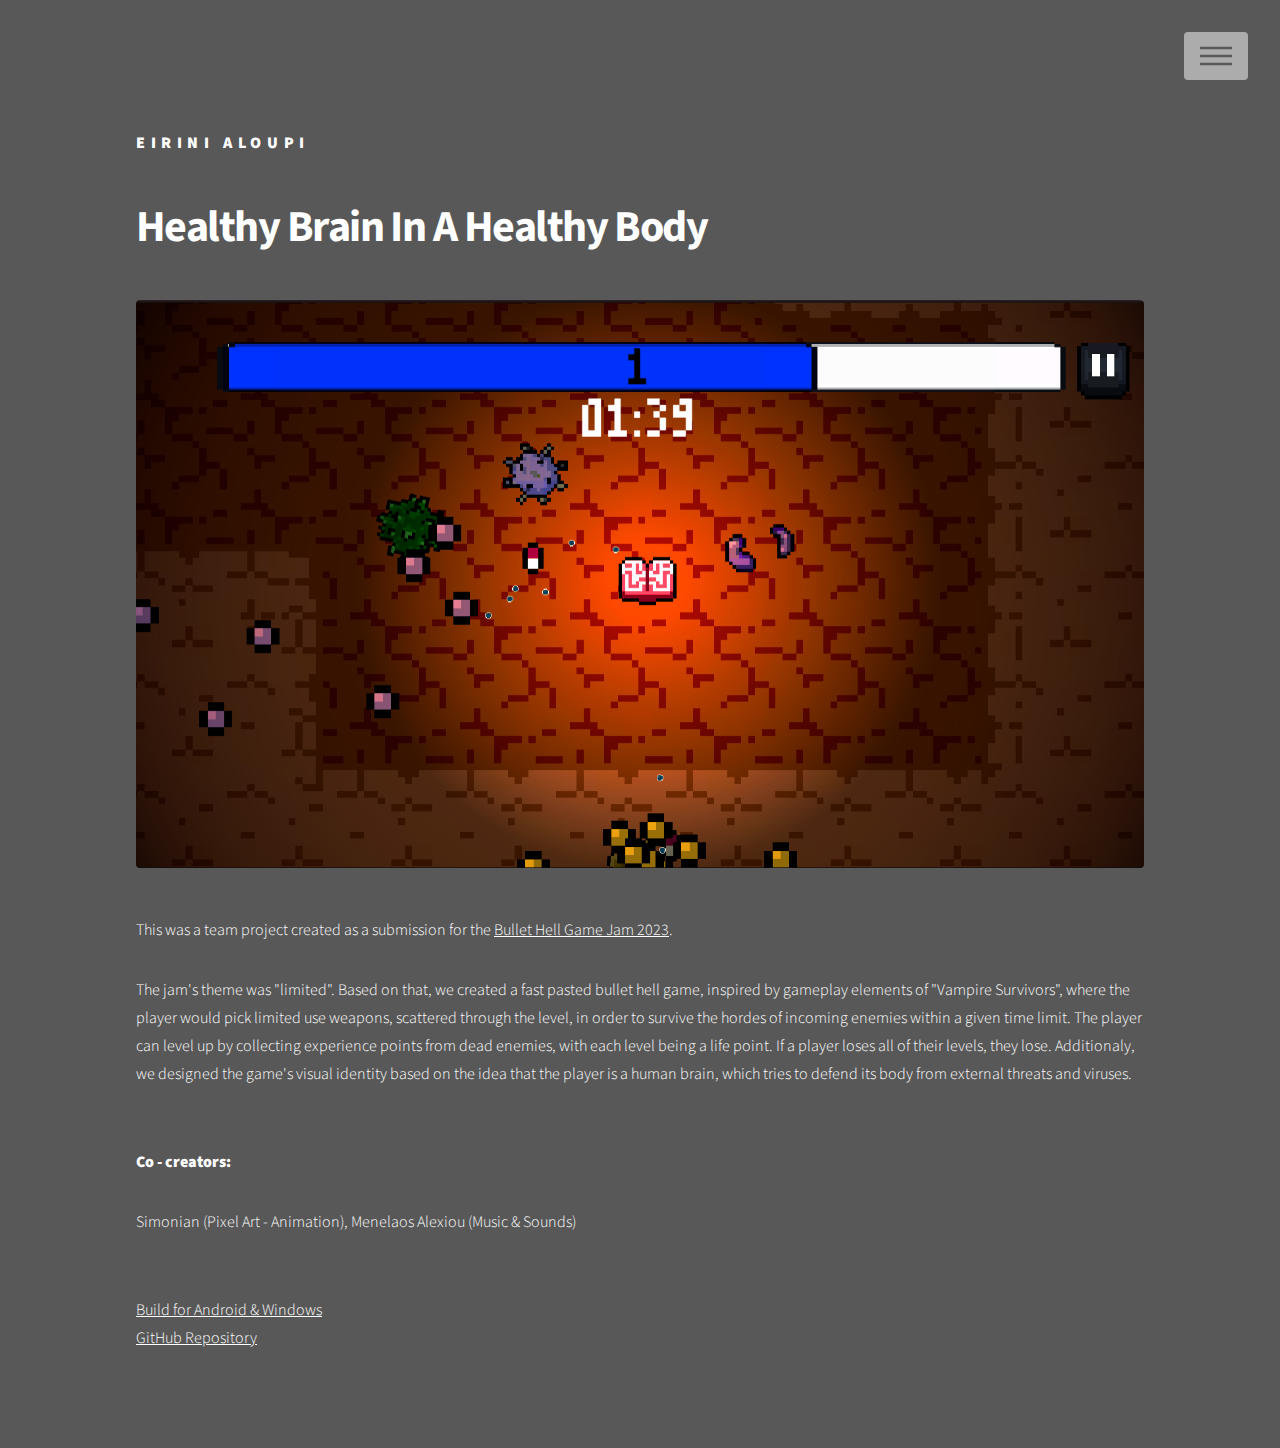
<file: healthy_brain.html>
<!DOCTYPE HTML>
<!--
	Phantom by HTML5 UP
	html5up.net | @ajlkn
	Free for personal and commercial use under the CCA 3.0 license (html5up.net/license)
-->
<html>
	<head>
		<title>Healthy Brain In A Healthy Body</title>
		<meta charset="utf-8" />
		<meta name="viewport" content="width=device-width, initial-scale=1, user-scalable=no" />
		<link rel="stylesheet" href="assets/css/main.css" />
		<noscript><link rel="stylesheet" href="assets/css/noscript.css" /></noscript>
	</head>
	<body class="is-preload">
		<!-- Wrapper -->
			<div id="wrapper">

				<!-- Header -->
					<header id="header">
						<div class="inner">

							<!-- Logo -->
							<a href="index.html" class="logo">
								<!--<span class="symbol"><img src="images/logo.svg" alt="" /></span>-->
								<span class="title">Eirini Aloupi</span>
							</a>

							<!-- Nav -->
								<nav>
									<ul>
										<li><a href="#menu">Menu</a></li>
									</ul>
								</nav>

						</div>
					</header>

				<!-- Menu -->
					<nav id="menu">
						<h2>Menu</h2>
						<ul>
							<li><a href="index.html">Home</a></li>
							<li><a href="about_me.html">About Me</a></li>
						</ul>
					</nav>

				<!-- Main -->
					<div id="main">
						<div class="inner">
							<h1>Healthy Brain In A Healthy Body</h1>
							<span class="image main"><img src="images/brain.png" alt="" /></span>
							<p>This was a team project created as a submission for the <a href="https://itch.io/jam/bullet-hell-jam-2023">Bullet Hell Game Jam 2023</a>.</p>
                            <p>The jam's theme was "limited". Based on that, we created a fast pasted bullet hell game, inspired by gameplay elements of "Vampire Survivors", where the player would pick limited use weapons, scattered through the level, in order to survive the hordes of incoming enemies within a given time limit.
                                The player can level up by collecting experience points from dead enemies, with each level being a life point. If a player loses all of their levels, they lose.
                                Additionaly, we designed the game's visual identity based on the idea that the player is a human brain, which tries to defend its body from external threats and viruses.
                            </p>
                            <br>
                            <p><b>Co - creators:</b></p>
                            <p>Simonian (Pixel Art - Animation), Menelaos Alexiou (Music & Sounds)</p>
                            <br>
                            <a href="https://thewalkingtrash.itch.io/healthy-brain-in-a-healthy-body">Build for Android & Windows</a>
							<br>
							<a href="https://github.com/tehwalk/BulletHellGameJamProject">GitHub Repository</a>
                            
							
						</div>
					</div>

			</div>

		<!-- Scripts -->
			<script src="assets/js/jquery.min.js"></script>
			<script src="assets/js/browser.min.js"></script>
			<script src="assets/js/breakpoints.min.js"></script>
			<script src="assets/js/util.js"></script>
			<script src="assets/js/main.js"></script>

	</body>
</html>
</file>
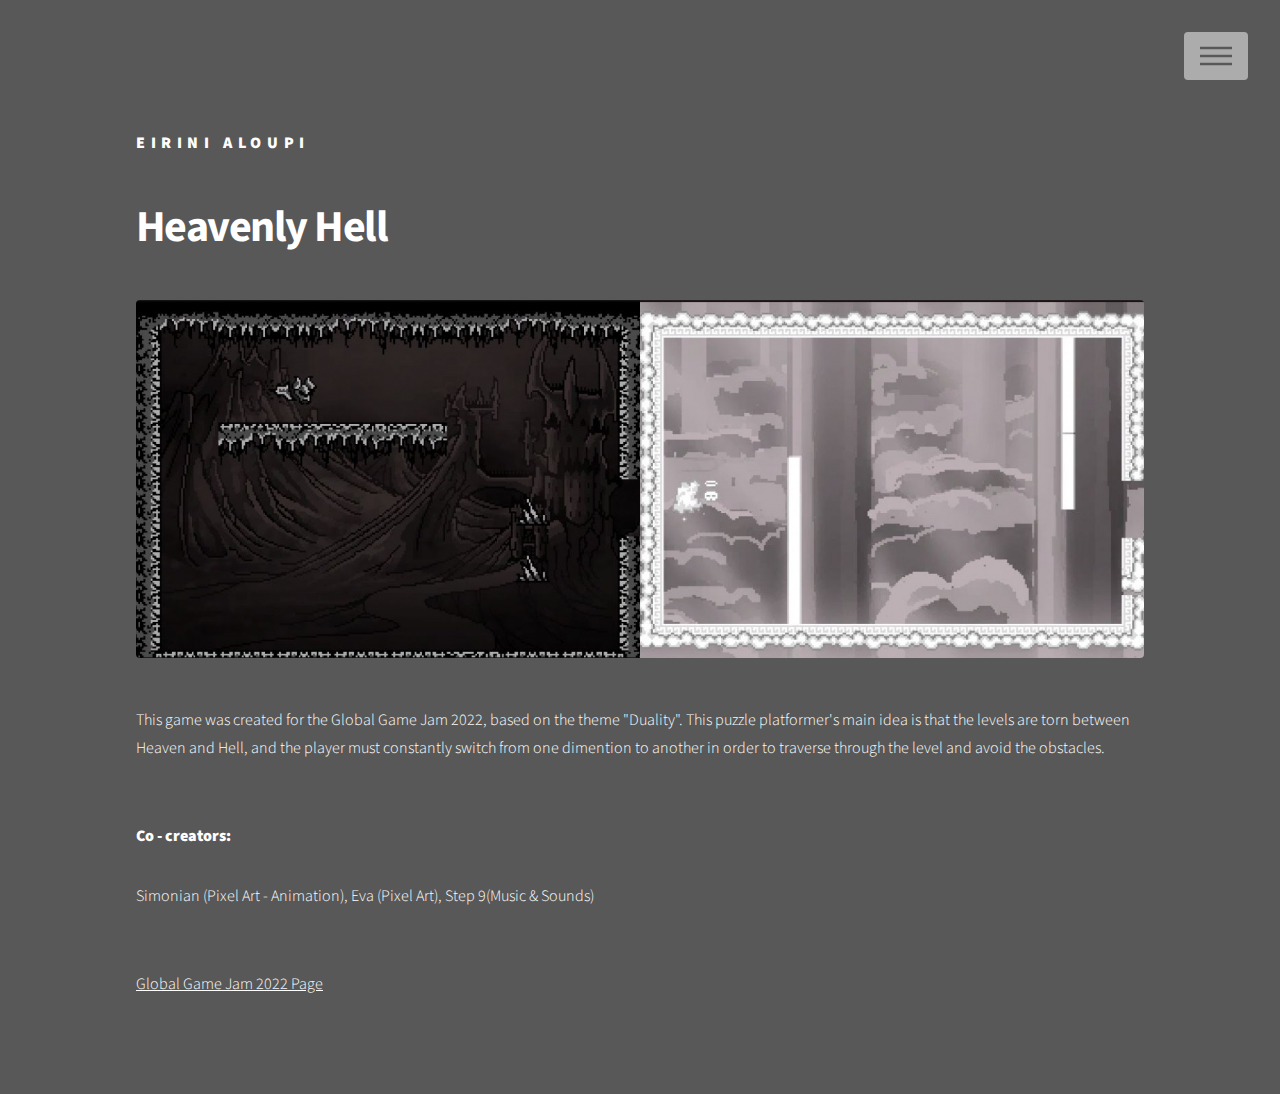
<file: heavenly_hell.html>
<!DOCTYPE HTML>
<!--
	Phantom by HTML5 UP
	html5up.net | @ajlkn
	Free for personal and commercial use under the CCA 3.0 license (html5up.net/license)
-->
<html>
	<head>
		<title>Heavenly Hell</title>
		<meta charset="utf-8" />
		<meta name="viewport" content="width=device-width, initial-scale=1, user-scalable=no" />
		<link rel="stylesheet" href="assets/css/main.css" />
		<noscript><link rel="stylesheet" href="assets/css/noscript.css" /></noscript>
	</head>
	<body class="is-preload">
		<!-- Wrapper -->
			<div id="wrapper">

				<!-- Header -->
					<header id="header">
						<div class="inner">

							<!-- Logo -->
							<a href="index.html" class="logo">
								<!--<span class="symbol"><img src="images/logo.svg" alt="" /></span>-->
								<span class="title">Eirini Aloupi</span>
							</a>

							<!-- Nav -->
								<nav>
									<ul>
										<li><a href="#menu">Menu</a></li>
									</ul>
								</nav>

						</div>
					</header>

				<!-- Menu -->
					<nav id="menu">
						<h2>Menu</h2>
						<ul>
							<li><a href="index.html">Home</a></li>
							<li><a href="generic.html">Ipsum veroeros</a></li>
							<li><a href="generic.html">Tempus etiam</a></li>
							<li><a href="generic.html">Consequat dolor</a></li>
							<li><a href="elements.html">Elements</a></li>
						</ul>
					</nav>

				<!-- Main -->
					<div id="main">
						<div class="inner">
							<h1>Heavenly Hell</h1>
							<span class="image main"><img src="images/heavenhell.jpg" alt="" /></span>
							<p>This game was created for the Global Game Jam 2022, based on the theme "Duality". 
                                This puzzle platformer's main idea is that the levels are torn between Heaven and Hell, and the player must constantly switch from one dimention to another in order to traverse through the level and avoid the obstacles.
                            </p>
                            <br/>
                            <p><b>Co - creators:</b></p>
                            <p>Simonian (Pixel Art - Animation), Eva (Pixel Art), Step 9(Music & Sounds)</p>
							<br>
                            <a href="https://globalgamejam.org/2022/games/heavenly-hell-4">Global Game Jam 2022 Page</a>
						</div>
					</div>
			</div>

		<!-- Scripts -->
			<script src="assets/js/jquery.min.js"></script>
			<script src="assets/js/browser.min.js"></script>
			<script src="assets/js/breakpoints.min.js"></script>
			<script src="assets/js/util.js"></script>
			<script src="assets/js/main.js"></script>

	</body>
</html>
</file>
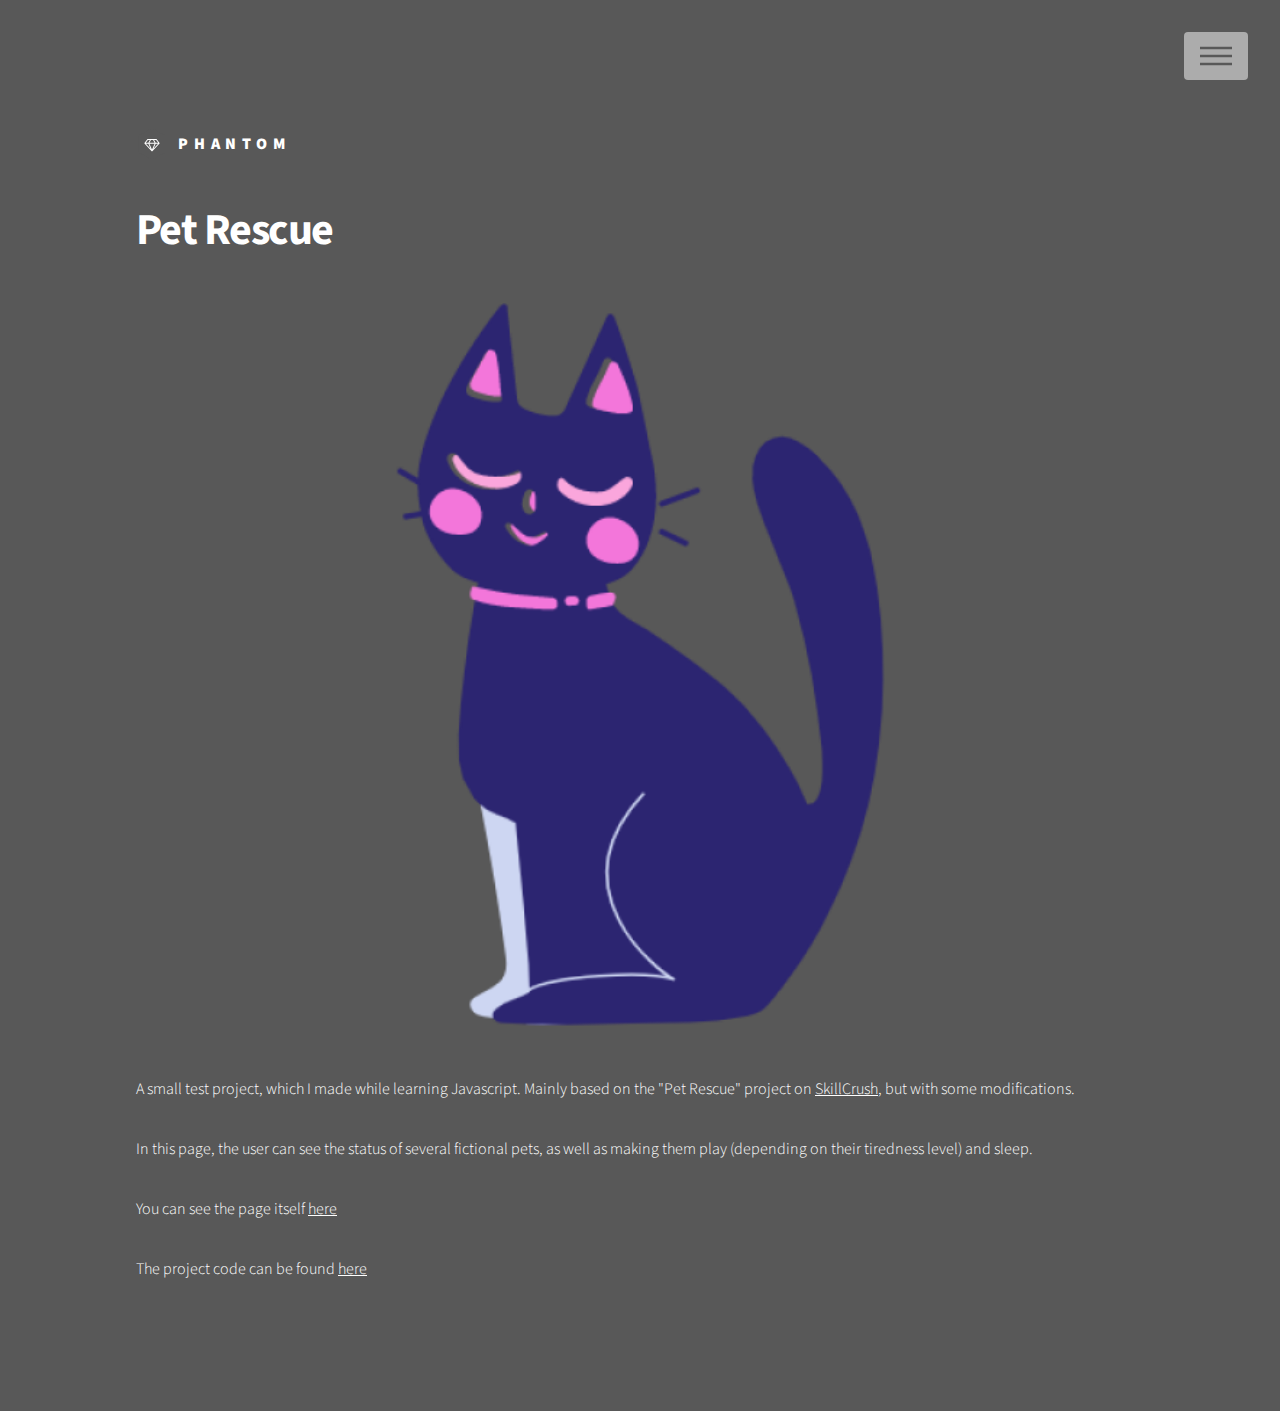
<file: pet_rescue.html>
<!DOCTYPE HTML>
<!--
	Phantom by HTML5 UP
	html5up.net | @ajlkn
	Free for personal and commercial use under the CCA 3.0 license (html5up.net/license)
-->
<html>
	<head>
		<title>Pet Rescue</title>
		<meta charset="utf-8" />
		<meta name="viewport" content="width=device-width, initial-scale=1, user-scalable=no" />
		<link rel="stylesheet" href="assets/css/main.css" />
		<noscript><link rel="stylesheet" href="assets/css/noscript.css" /></noscript>
	</head>
	<body class="is-preload">
		<!-- Wrapper -->
			<div id="wrapper">

				<!-- Header -->
					<header id="header">
						<div class="inner">

							<!-- Logo -->
								<a href="index.html" class="logo">
									<span class="symbol"><img src="images/logo.svg" alt="" /></span><span class="title">Phantom</span>
								</a>

							<!-- Nav -->
								<nav>
									<ul>
										<li><a href="#menu">Menu</a></li>
									</ul>
								</nav>

						</div>
					</header>

				<!-- Menu -->
					<nav id="menu">
						<h2>Menu</h2>
						<ul>
							<li><a href="index.html">Home</a></li>
							<li><a href="generic.html">Ipsum veroeros</a></li>
							<li><a href="generic.html">Tempus etiam</a></li>
							<li><a href="generic.html">Consequat dolor</a></li>
							<li><a href="elements.html">Elements</a></li>
						</ul>
					</nav>

				<!-- Main -->
					<div id="main">
						<div class="inner">
							<h1>Pet Rescue</h1>
							<span class="image main"><img src="images/ruby-cat.png" alt="" /></span>
							<p>A small test project, which I made while learning Javascript. Mainly based on the "Pet Rescue" project on <a href="https://skillcrush.com/blog/projects-you-can-do-with-javascript/#pet">SkillCrush</a>, but with some modifications.</p>
							<p>In this page, the user can see the status of several fictional pets, as well as making them play (depending on their tiredness level) and sleep.</p>
							<p>You can see the page itself <a href="https://eirini-al.github.io/pet-rescue-demo/">here</a></p>
							<p>The project code can be found <a href="https://github.com/Eirini-Al/pet-rescue-demo">here</a></p>
						</div>
					</div>

				<!-- Footer 
					<footer id="footer">
						<div class="inner">
							<section>
								<h2>Get in touch</h2>
								<form method="post" action="#">
									<div class="fields">
										<div class="field half">
											<input type="text" name="name" id="name" placeholder="Name" />
										</div>
										<div class="field half">
											<input type="email" name="email" id="email" placeholder="Email" />
										</div>
										<div class="field">
											<textarea name="message" id="message" placeholder="Message"></textarea>
										</div>
									</div>
									<ul class="actions">
										<li><input type="submit" value="Send" class="primary" /></li>
									</ul>
								</form>
							</section>
							<section>
								<h2>Follow</h2>
								<ul class="icons">
									<li><a href="#" class="icon brands style2 fa-twitter"><span class="label">Twitter</span></a></li>
									<li><a href="#" class="icon brands style2 fa-facebook-f"><span class="label">Facebook</span></a></li>
									<li><a href="#" class="icon brands style2 fa-instagram"><span class="label">Instagram</span></a></li>
									<li><a href="#" class="icon brands style2 fa-dribbble"><span class="label">Dribbble</span></a></li>
									<li><a href="#" class="icon brands style2 fa-github"><span class="label">GitHub</span></a></li>
									<li><a href="#" class="icon brands style2 fa-500px"><span class="label">500px</span></a></li>
									<li><a href="#" class="icon solid style2 fa-phone"><span class="label">Phone</span></a></li>
									<li><a href="#" class="icon solid style2 fa-envelope"><span class="label">Email</span></a></li>
								</ul>
							</section>
							<ul class="copyright">
								<li>&copy; Untitled. All rights reserved</li><li>Design: <a href="http://html5up.net">HTML5 UP</a></li>
							</ul>
						</div>
					</footer>
				-->
			</div>

		<!-- Scripts -->
			<script src="assets/js/jquery.min.js"></script>
			<script src="assets/js/browser.min.js"></script>
			<script src="assets/js/breakpoints.min.js"></script>
			<script src="assets/js/util.js"></script>
			<script src="assets/js/main.js"></script>

	</body>
</html>
</file>
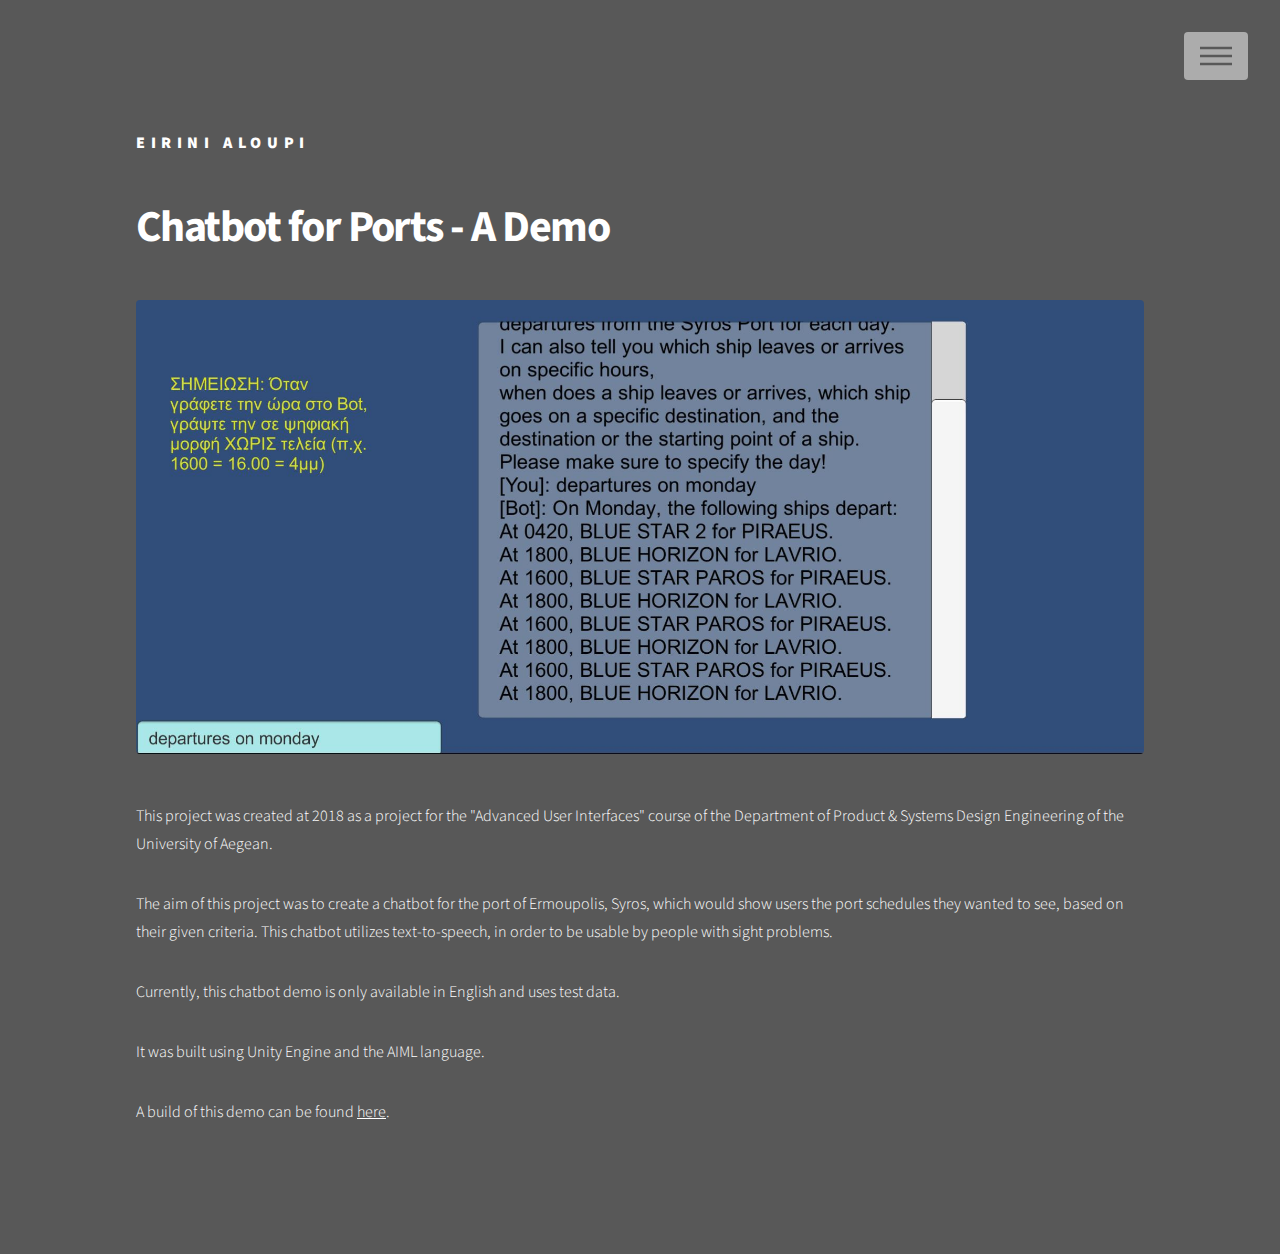
<file: port chatbot.html>
<!DOCTYPE HTML>
<!--
	Phantom by HTML5 UP
	html5up.net | @ajlkn
	Free for personal and commercial use under the CCA 3.0 license (html5up.net/license)
-->
<html>

<head>
	<title>Chatbot for Ports - A Demo</title>
	<meta charset="utf-8" />
	<meta name="viewport" content="width=device-width, initial-scale=1, user-scalable=no" />
	<link rel="stylesheet" href="assets/css/main.css" />
	<noscript>
		<link rel="stylesheet" href="assets/css/noscript.css" />
	</noscript>
</head>

<body class="is-preload">
	<!-- Wrapper -->
	<div id="wrapper">

		<!-- Header -->
		<header id="header">
			<div class="inner">

				<!-- Logo -->
				<a href="index.html" class="logo">
					<!--<span class="symbol"><img src="images/logo.svg" alt="" /></span>-->
					<span class="title">Eirini Aloupi</span>
				</a>

				<!-- Nav -->
				<nav>
					<ul>
						<li><a href="#menu">Menu</a></li>
					</ul>
				</nav>

			</div>
		</header>

		<!-- Menu -->
		<nav id="menu">
			<h2>Menu</h2>
			<ul>
				<li><a href="index.html">Home</a></li>
				<li><a href="about_me.html">About Me</a></li>
			</ul>
		</nav>

		<!-- Main -->
		<div id="main">
			<div class="inner">
				<h1>Chatbot for Ports - A Demo</h1>
				<span class="image main"><img src="images/aiml demo screen.JPG" alt="" /></span>
				<p>This project was created at 2018 as a project for the "Advanced User Interfaces" course of the Department of Product & Systems Design Engineering of the University of Aegean.
				</p>
				<p>The aim of this project was to create a chatbot for the port of Ermoupolis, Syros, which would show
					users
					the port schedules they wanted to see, based on their given criteria. This chatbot utilizes
					text-to-speech,
					in order to be usable by people with sight problems.
				</p>
				<p>Currently, this chatbot demo is only available in English and uses test data.</p>
				<p>It was built using Unity Engine and the AIML language.</p>
				<p>A build of this demo can be found <a href="https://github.com/Eirini-Al/AIMLPortChatbot">here</a>.</p>
			</div>
		</div>

		<!-- Footer 
					<footer id="footer">
						<div class="inner">
							<section>
								<h2>Get in touch</h2>
								<form method="post" action="#">
									<div class="fields">
										<div class="field half">
											<input type="text" name="name" id="name" placeholder="Name" />
										</div>
										<div class="field half">
											<input type="email" name="email" id="email" placeholder="Email" />
										</div>
										<div class="field">
											<textarea name="message" id="message" placeholder="Message"></textarea>
										</div>
									</div>
									<ul class="actions">
										<li><input type="submit" value="Send" class="primary" /></li>
									</ul>
								</form>
							</section>
							<section>
								<h2>Follow</h2>
								<ul class="icons">
									<li><a href="#" class="icon brands style2 fa-twitter"><span class="label">Twitter</span></a></li>
									<li><a href="#" class="icon brands style2 fa-facebook-f"><span class="label">Facebook</span></a></li>
									<li><a href="#" class="icon brands style2 fa-instagram"><span class="label">Instagram</span></a></li>
									<li><a href="#" class="icon brands style2 fa-dribbble"><span class="label">Dribbble</span></a></li>
									<li><a href="#" class="icon brands style2 fa-github"><span class="label">GitHub</span></a></li>
									<li><a href="#" class="icon brands style2 fa-500px"><span class="label">500px</span></a></li>
									<li><a href="#" class="icon solid style2 fa-phone"><span class="label">Phone</span></a></li>
									<li><a href="#" class="icon solid style2 fa-envelope"><span class="label">Email</span></a></li>
								</ul>
							</section>
							<ul class="copyright">
								<li>&copy; Untitled. All rights reserved</li><li>Design: <a href="http://html5up.net">HTML5 UP</a></li>
							</ul>
						</div>
					</footer>
				-->
	</div>

	<!-- Scripts -->
	<script src="assets/js/jquery.min.js"></script>
	<script src="assets/js/browser.min.js"></script>
	<script src="assets/js/breakpoints.min.js"></script>
	<script src="assets/js/util.js"></script>
	<script src="assets/js/main.js"></script>

</body>

</html>
</file>
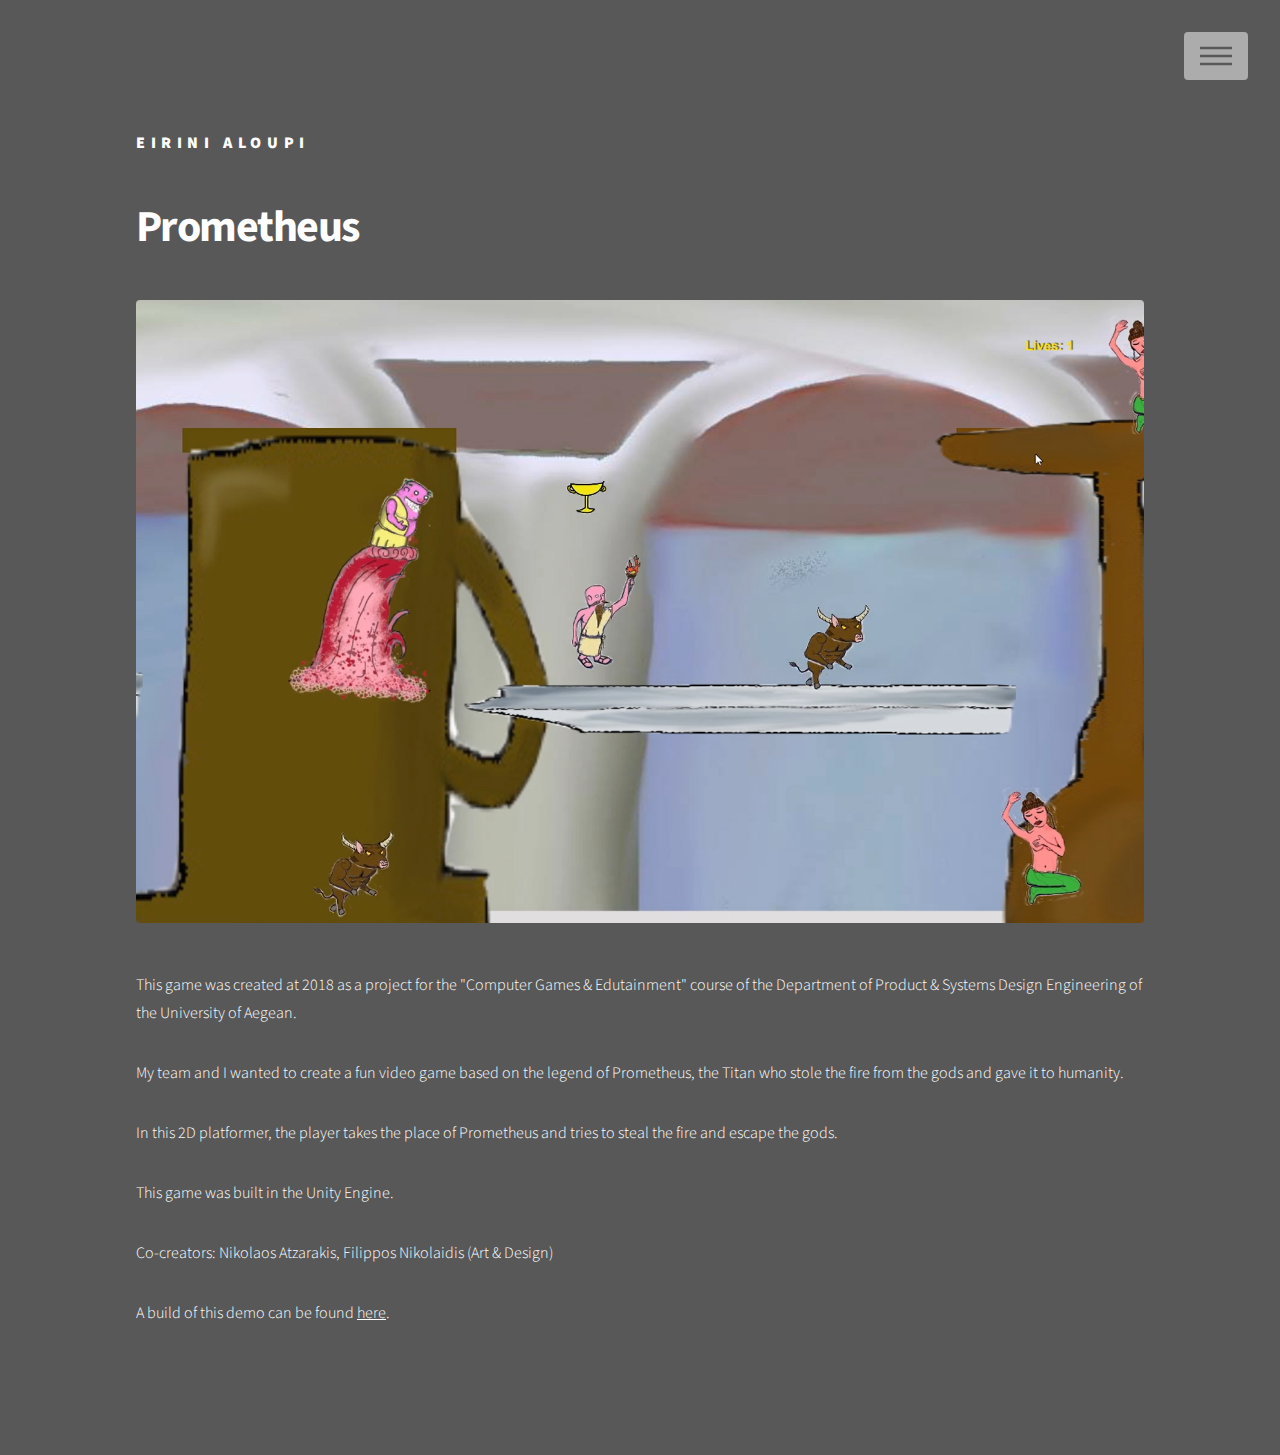
<file: prometheus game.html>
<!DOCTYPE HTML>
<!--
	Phantom by HTML5 UP
	html5up.net | @ajlkn
	Free for personal and commercial use under the CCA 3.0 license (html5up.net/license)
-->
<html>
	<head>
		<title>Generic - Phantom by HTML5 UP</title>
		<meta charset="utf-8" />
		<meta name="viewport" content="width=device-width, initial-scale=1, user-scalable=no" />
		<link rel="stylesheet" href="assets/css/main.css" />
		<noscript><link rel="stylesheet" href="assets/css/noscript.css" /></noscript>
	</head>
	<body class="is-preload">
		<!-- Wrapper -->
			<div id="wrapper">

				<!-- Header -->
					<header id="header">
						<div class="inner">

							<!-- Logo -->
							<a href="index.html" class="logo">
								<!--<span class="symbol"><img src="images/logo.svg" alt="" /></span>-->
								<span class="title">Eirini Aloupi</span>
							</a>

							<!-- Nav -->
								<nav>
									<ul>
										<li><a href="#menu">Menu</a></li>
									</ul>
								</nav>

						</div>
					</header>

				<!-- Menu -->
					<nav id="menu">
						<h2>Menu</h2>
						<ul>
							<li><a href="index.html">Home</a></li>
							<li><a href="about_me.html">About Me</a></li>
						</ul>
					</nav>

				<!-- Main -->
					<div id="main">
						<div class="inner">
							<h1>Prometheus</h1>
							<span class="image main"><img src="images/p1.png" alt="" /></span>
							<p>This game was created at 2018 as a project for the "Computer Games & Edutainment" course of the Department of Product & Systems Design Engineering of the University of Aegean.</p>
							<p>My team and I wanted to create a fun video game based on the legend of Prometheus, the Titan who stole the fire from the gods and gave it to humanity.</p>
							<p>In this 2D platformer, the player takes the place of Prometheus and tries to steal the fire and escape the gods.</p>
							<p>This game was built in the Unity Engine.</p>
							<p>Co-creators: Nikolaos Atzarakis, Filippos Nikolaidis (Art & Design)</p>
							<p>A build of this demo can be found <a href="https://github.com/Eirini-Al/PrometheusGame">here</a>.</p>

						</div>
					</div>

				<!-- Footer 
					<footer id="footer">
						<div class="inner">
							<section>
								<h2>Get in touch</h2>
								<form method="post" action="#">
									<div class="fields">
										<div class="field half">
											<input type="text" name="name" id="name" placeholder="Name" />
										</div>
										<div class="field half">
											<input type="email" name="email" id="email" placeholder="Email" />
										</div>
										<div class="field">
											<textarea name="message" id="message" placeholder="Message"></textarea>
										</div>
									</div>
									<ul class="actions">
										<li><input type="submit" value="Send" class="primary" /></li>
									</ul>
								</form>
							</section>
							<section>
								<h2>Follow</h2>
								<ul class="icons">
									<li><a href="#" class="icon brands style2 fa-twitter"><span class="label">Twitter</span></a></li>
									<li><a href="#" class="icon brands style2 fa-facebook-f"><span class="label">Facebook</span></a></li>
									<li><a href="#" class="icon brands style2 fa-instagram"><span class="label">Instagram</span></a></li>
									<li><a href="#" class="icon brands style2 fa-dribbble"><span class="label">Dribbble</span></a></li>
									<li><a href="#" class="icon brands style2 fa-github"><span class="label">GitHub</span></a></li>
									<li><a href="#" class="icon brands style2 fa-500px"><span class="label">500px</span></a></li>
									<li><a href="#" class="icon solid style2 fa-phone"><span class="label">Phone</span></a></li>
									<li><a href="#" class="icon solid style2 fa-envelope"><span class="label">Email</span></a></li>
								</ul>
							</section>
							<ul class="copyright">
								<li>&copy; Untitled. All rights reserved</li><li>Design: <a href="http://html5up.net">HTML5 UP</a></li>
							</ul>
						</div>
					</footer>
				-->
			</div>

		<!-- Scripts -->
			<script src="assets/js/jquery.min.js"></script>
			<script src="assets/js/browser.min.js"></script>
			<script src="assets/js/breakpoints.min.js"></script>
			<script src="assets/js/util.js"></script>
			<script src="assets/js/main.js"></script>

	</body>
</html>
</file>
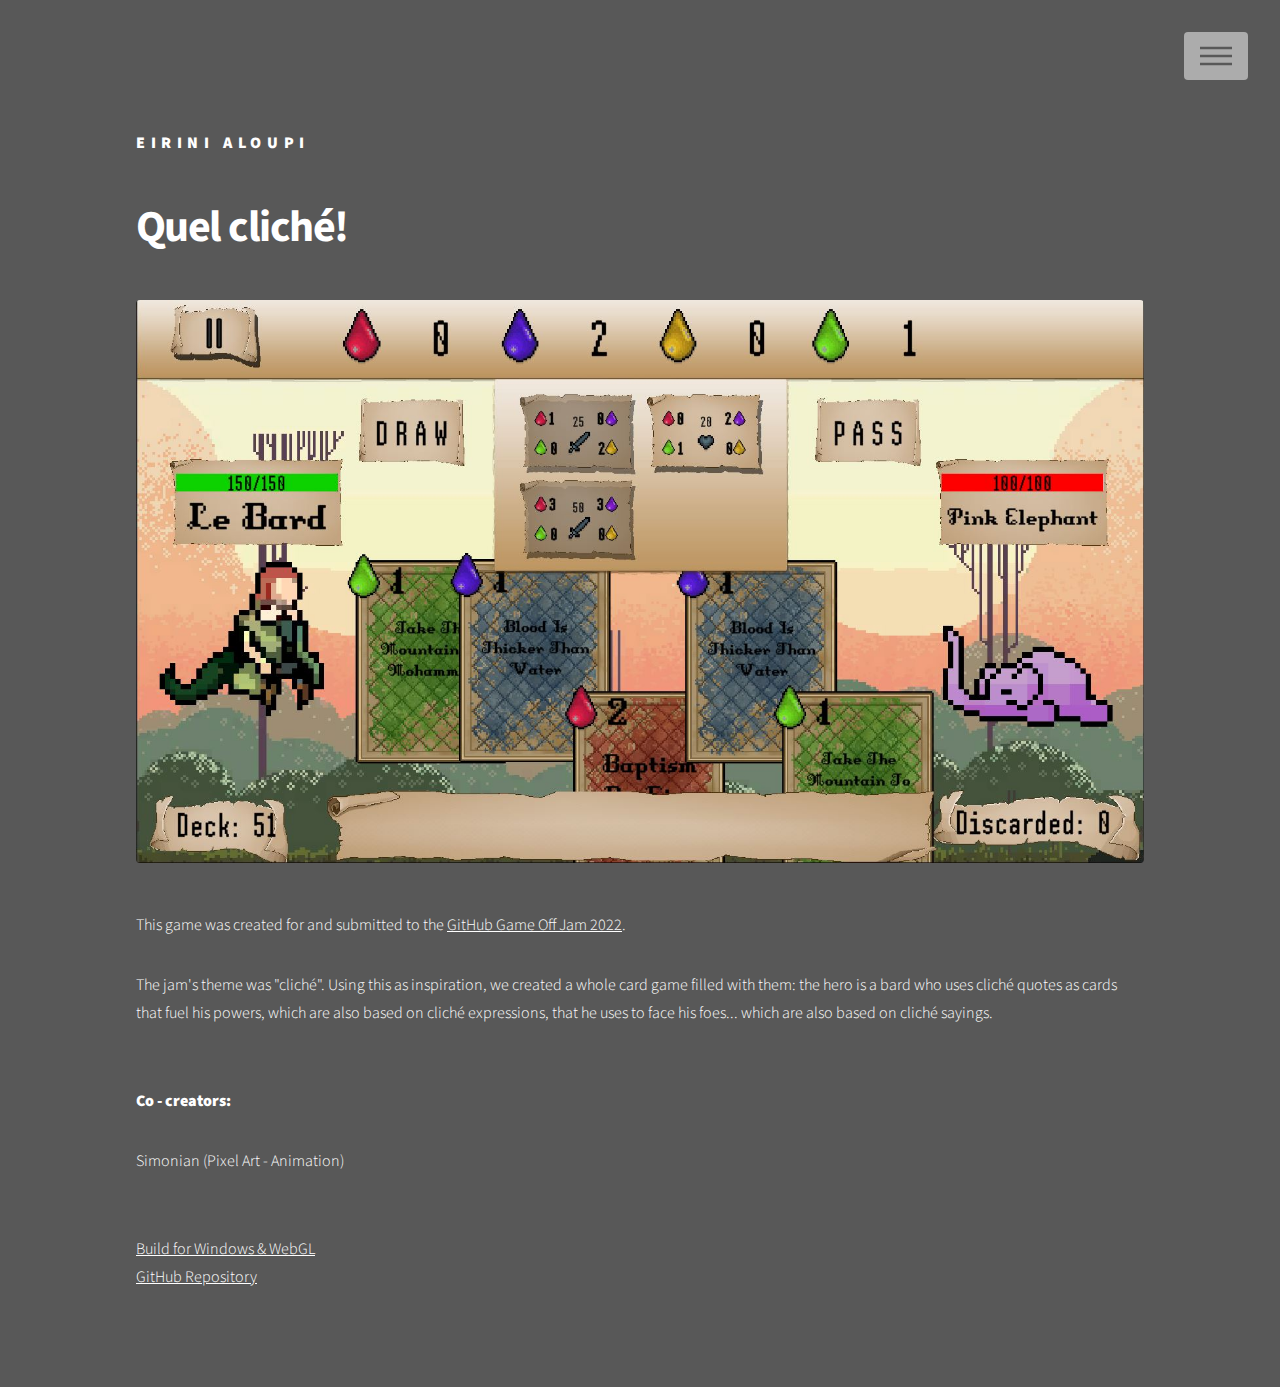
<file: quel_cliche.html>
<!DOCTYPE HTML>
<!--
	Phantom by HTML5 UP
	html5up.net | @ajlkn
	Free for personal and commercial use under the CCA 3.0 license (html5up.net/license)
-->
<html>
	<head>
		<title>Quel Cliche!</title>
		<meta charset="utf-8" />
		<meta name="viewport" content="width=device-width, initial-scale=1, user-scalable=no" />
		<link rel="stylesheet" href="assets/css/main.css" />
		<noscript><link rel="stylesheet" href="assets/css/noscript.css" /></noscript>
	</head>
	<body class="is-preload">
		<!-- Wrapper -->
			<div id="wrapper">

				<!-- Header -->
					<header id="header">
						<div class="inner">

							<!-- Logo -->
							<a href="index.html" class="logo">
								<!--<span class="symbol"><img src="images/logo.svg" alt="" /></span>-->
								<span class="title">Eirini Aloupi</span>
							</a>

							<!-- Nav -->
								<nav>
									<ul>
										<li><a href="#menu">Menu</a></li>
									</ul>
								</nav>

						</div>
					</header>

				<!-- Menu -->
					<nav id="menu">
						<h2>Menu</h2>
						<ul>
							<li><a href="index.html">Home</a></li>
							<li><a href="about_me.html">About Me</a></li>
						</ul>
					</nav>

				<!-- Main -->
					<div id="main">
						<div class="inner">
							<h1>Quel cliché!</h1>
							<span class="image main"><img src="images/MzIKXM.jpg" alt="" /></span>
							<p>This game was created for and submitted to the <a href="https://itch.io/jam/game-off-2022">GitHub Game Off Jam 2022</a>.</p>
                            <p>The jam's theme was "cliché". Using this as inspiration, we created a whole card game filled with them: the hero is a bard who uses 
								cliché quotes as cards that fuel his powers, which are also based on cliché expressions, that he uses to face his foes... which are also based on cliché sayings. </p>
							<br/>
							<p><b>Co - creators:</b></p>
                            <p>Simonian (Pixel Art - Animation)</p>
                            <br>
                            <a href="https://thewalkingtrash.itch.io/quel-cliche">Build for Windows & WebGL</a>
							<br>
							<a href="https://github.com/tehwalk/GameOffGameJam2022Project">GitHub Repository</a>
						</div>
					</div>

			</div>

		<!-- Scripts -->
			<script src="assets/js/jquery.min.js"></script>
			<script src="assets/js/browser.min.js"></script>
			<script src="assets/js/breakpoints.min.js"></script>
			<script src="assets/js/util.js"></script>
			<script src="assets/js/main.js"></script>

	</body>
</html>
</file>
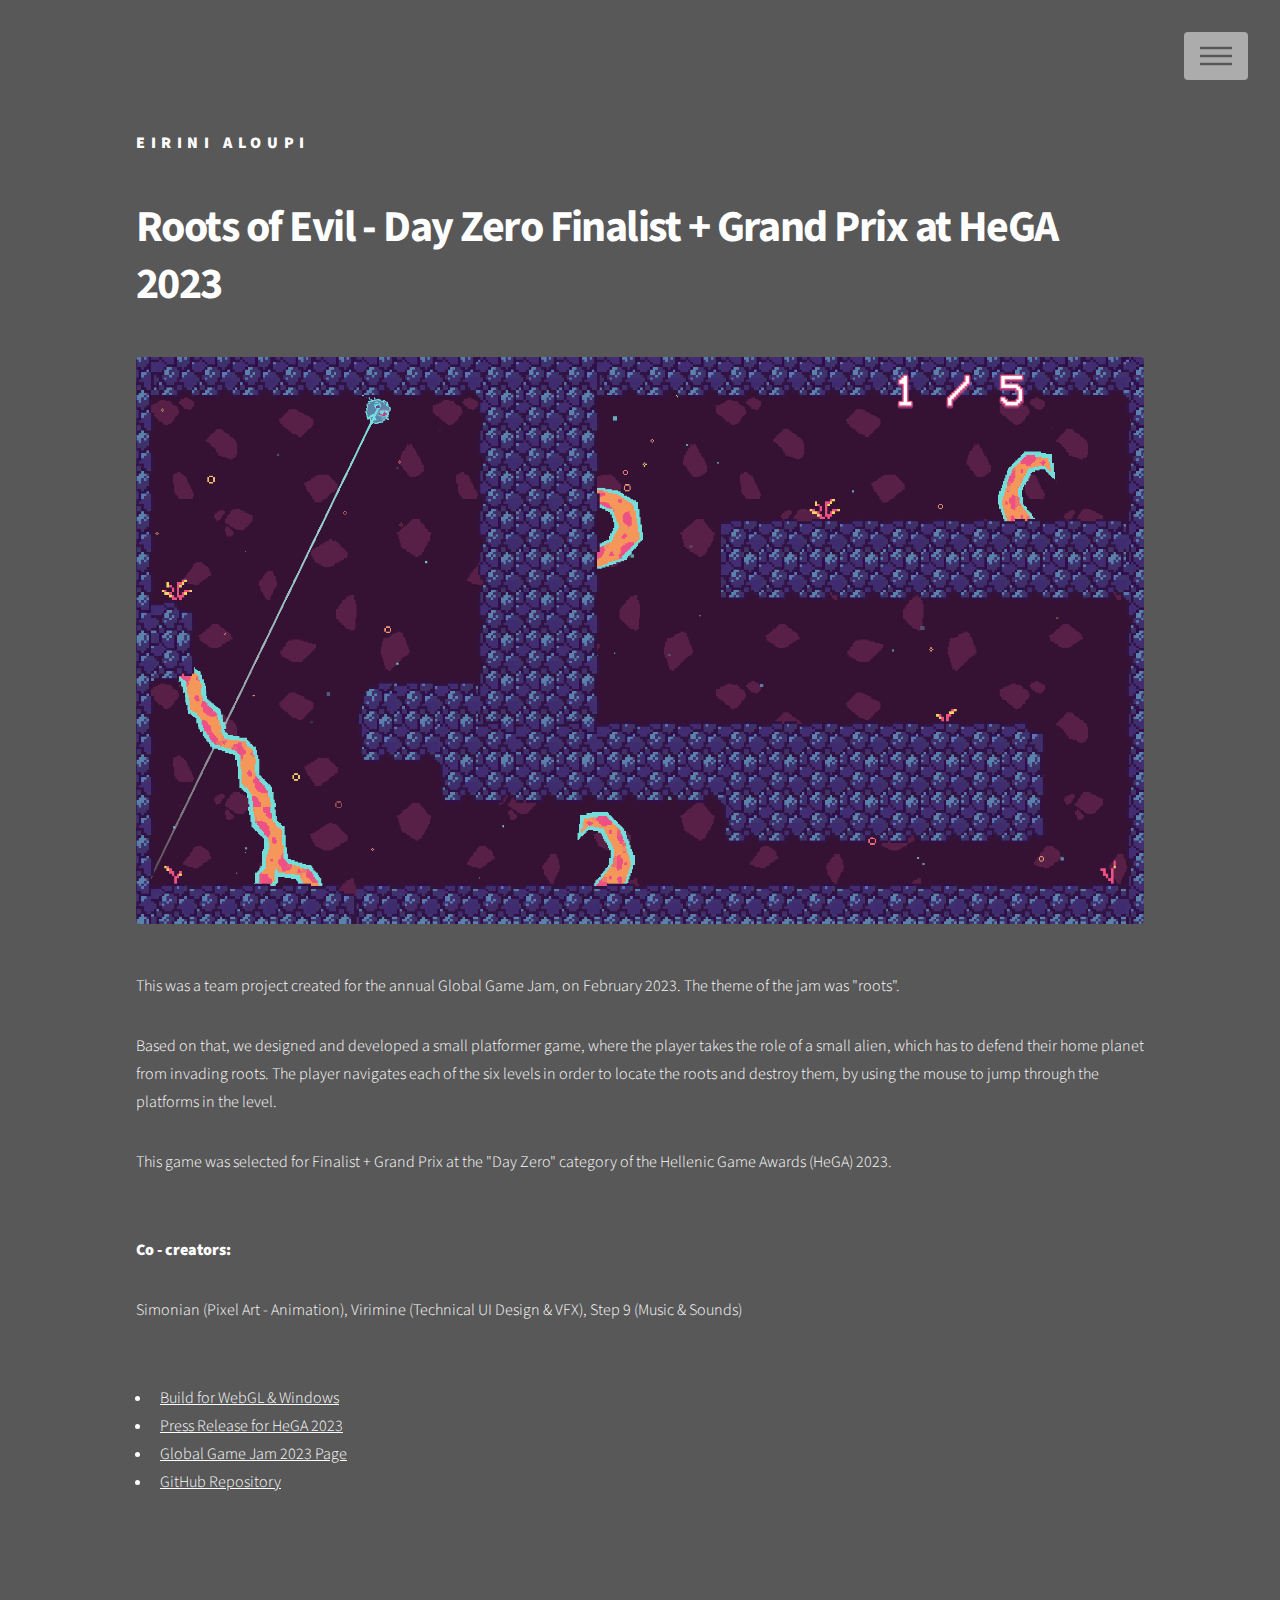
<file: roots.html>
<!DOCTYPE HTML>
<!--
	Phantom by HTML5 UP
	html5up.net | @ajlkn
	Free for personal and commercial use under the CCA 3.0 license (html5up.net/license)
-->
<html>

<head>
	<title>Roots Of Evil</title>
	<meta charset="utf-8" />
	<meta name="viewport" content="width=device-width, initial-scale=1, user-scalable=no" />
	<link rel="stylesheet" href="assets/css/main.css" />
	<noscript>
		<link rel="stylesheet" href="assets/css/noscript.css" />
	</noscript>
</head>

<body class="is-preload">
	<!-- Wrapper -->
	<div id="wrapper">

		<!-- Header -->
		<header id="header">
			<div class="inner">

				<!-- Logo -->
				<a href="index.html" class="logo">
					<!--<span class="symbol"><img src="images/logo.svg" alt="" /></span>-->
					<span class="title">Eirini Aloupi</span>
				</a>

				<!-- Nav -->
				<nav>
					<ul>
						<li><a href="#menu">Menu</a></li>
					</ul>
				</nav>

			</div>
		</header>

		<!-- Menu -->
		<nav id="menu">
			<h2>Menu</h2>
			<ul>
				<li><a href="index.html">Home</a></li>
				<li><a href="about_me.html">About Me</a></li>
			</ul>
		</nav>

		<!-- Main -->
		<div id="main">
			<div class="inner">
				<h1>Roots of Evil - Day Zero Finalist + Grand Prix at HeGA 2023</h1>
				<span class="image main"><img src="images/eo2u72.png" alt="" /></span>
				<p>This was a team project created for the annual Global Game Jam, on February 2023. The theme of the
					jam was "roots".</p>
				<p>Based on that, we designed and developed a small platformer game, where the player takes the role of
					a small alien, which has to defend their home planet from invading roots.
					The player navigates each of the six levels in order to locate the roots and destroy them, by using
					the mouse to jump through the platforms in the level.</p>
				<p>This game was selected for Finalist + Grand Prix at the "Day Zero" category of the Hellenic Game
					Awards (HeGA) 2023.</p>
				<br>
				<p><b>Co - creators:</b></p>
				<p>Simonian (Pixel Art - Animation), Virimine (Technical UI Design & VFX), Step 9 (Music & Sounds)</p>
				<br>
				<ul>
					<li><a href="https://simonian.itch.io/roots-of-evil">Build for WebGL & Windows</a></li>
					<li><a href="https://www.gamedev.gr/en/post/game-of-the-year-awards">Press Release for HeGA 2023</a></li>
					<li><a href="https://v3.globalgamejam.org/2023/games/roots-evil-9">Global Game Jam 2023 Page</a></li>
					<li><a href="https://github.com/tehwalk/GGJ2023">GitHub Repository</a></li>
				</ul>

			</div>
		</div>

	</div>

	<!-- Scripts -->
	<script src="assets/js/jquery.min.js"></script>
	<script src="assets/js/browser.min.js"></script>
	<script src="assets/js/breakpoints.min.js"></script>
	<script src="assets/js/util.js"></script>
	<script src="assets/js/main.js"></script>

</body>

</html>
</file>
<file: assets/css/noscript.css>
/*
	Phantom by HTML5 UP
	html5up.net | @ajlkn
	Free for personal and commercial use under the CCA 3.0 license (html5up.net/license)
*/

/* Tiles */

	body.is-preload .tiles article {
		-moz-transform: none;
		-webkit-transform: none;
		-ms-transform: none;
		transform: none;
		opacity: 1;
	}
</file>
<file: assets/css/main.css>
@import url(fontawesome-all.min.css);
@import url("https://fonts.googleapis.com/css?family=Source+Sans+Pro:300,700,900");

/*
	Phantom by HTML5 UP
	html5up.net | @ajlkn
	Free for personal and commercial use under the CCA 3.0 license (html5up.net/license)
*/

html, body, div, span, applet, object,
iframe, h1, h2, h3, h4, h5, h6, p, blockquote,
pre, a, abbr, acronym, address, big, cite,
code, del, dfn, em, img, ins, kbd, q, s, samp,
small, strike, strong, sub, sup, tt, var, b,
u, i, center, dl, dt, dd, ol, ul, li, fieldset,
form, label, legend, table, caption, tbody,
tfoot, thead, tr, th, td, article, aside,
canvas, details, embed, figure, figcaption,
footer, header, hgroup, menu, nav, output, ruby,
section, summary, time, mark, audio, video {
	margin: 0;
	padding: 0;
	border: 0;
	font-size: 100%;
	font: inherit;
	vertical-align: baseline;}

article, aside, details, figcaption, figure,
footer, header, hgroup, menu, nav, section {
	display: block;}

body {

	line-height: 1;
}

ol, ul {
	list-style: none;
}

blockquote, q {
	quotes: none;
}

	blockquote:before, blockquote:after, q:before, q:after {
		content: '';
		content: none;
	}

table {
	border-collapse: collapse;
	border-spacing: 0;
}

body {
	-webkit-text-size-adjust: none;
}

mark {
	background-color: transparent;
	color: inherit;
}

input::-moz-focus-inner {
	border: 0;
	padding: 0;
}

input, select, textarea {
	-moz-appearance: none;
	-webkit-appearance: none;
	-ms-appearance: none;
	appearance: none;
}

/* Basic */

	@-ms-viewport {
		width: device-width;
	}

	body {
		-ms-overflow-style: scrollbar;
	}

	@media screen and (max-width: 480px) {

		html, body {
			min-width: 320px;
		}

	}

	html {
		box-sizing: border-box;
	}

	*, *:before, *:after {
		box-sizing: inherit;
	}

	body {
		background: #585858;
	}

		body.is-preload *, body.is-preload *:before, body.is-preload *:after {
			-moz-animation: none !important;
			-webkit-animation: none !important;
			-ms-animation: none !important;
			animation: none !important;
			-moz-transition: none !important;
			-webkit-transition: none !important;
			-ms-transition: none !important;
			transition: none !important;
		}

/* Type */

	body, input, select, textarea {
		color: white;
		font-family: "Source Sans Pro", Helvetica, sans-serif;
		font-size: 16pt;
		font-weight: 300;
		line-height: 1.75;
	}

		@media screen and (max-width: 1680px) {

			body, input, select, textarea {
				font-size: 14pt;
			}

		}

		@media screen and (max-width: 1280px) {

			body, input, select, textarea {
				font-size: 12pt;
			}

		}

	a {
		-moz-transition: border-bottom-color 0.2s ease, color 0.2s ease;
		-webkit-transition: border-bottom-color 0.2s ease, color 0.2s ease;
		-ms-transition: border-bottom-color 0.2s ease, color 0.2s ease;
		transition: border-bottom-color 0.2s ease, color 0.2s ease;
		text-decoration:underline;
		color:white;
		border-bottom: dotted 1px rgba(88, 88, 88, 0.5);
	}

		a:hover {
			border-bottom-color: transparent;
			color: #f2849e !important;
		}

	strong, b {
		font-weight: 900;
	}

	em, i {
		font-style: italic;
	}

	p {
		margin: 0 0 2em 0;
	}

	h1 {
		font-size: 2.75em;
		font-weight: 700;
		line-height: 1.3;
		margin: 0 0 1em 0;
		letter-spacing: -0.035em;
	}

		h1 a {
			color: inherit;
		}

		@media screen and (max-width: 736px) {

			h1 {
				font-size: 2em;
				margin: 0 0 1em 0;
			}

		}

		@media screen and (max-width: 360px) {

			h1 {
				font-size: 1.75em;
			}

		}

	h2, h3, h4, h5, h6 {
		font-weight: 900;
		line-height: 1.5;
		margin: 0 0 2em 0;
		text-transform: uppercase;
		letter-spacing: 0.35em;
	}

		h2 a, h3 a, h4 a, h5 a, h6 a {
			color: inherit;
		}

	h2 {
		font-size: 1.1em;
	}

	h3 {
		font-size: 1em;
	}

	h4 {
		font-size: 0.8em;
	}

	h5 {
		font-size: 0.8em;
	}

	h6 {
		font-size: 0.8em;
	}

	@media screen and (max-width: 980px) {

		h1 br, h2 br, h3 br, h4 br, h5 br, h6 br {
			display: none;
		}

	}

	@media screen and (max-width: 736px) {

		h2 {
			font-size: 1em;
		}

		h3 {
			font-size: 0.8em;
		}

	}

	sub {
		font-size: 0.8em;
		position: relative;
		top: 0.5em;
	}

	sup {
		font-size: 0.8em;
		position: relative;
		top: -0.5em;
	}

	blockquote {
		border-left: solid 4px #c9c9c9;
		font-style: italic;
		margin: 0 0 2em 0;
		padding: 0.5em 0 0.5em 2em;
	}

	code {
		background: rgba(144, 144, 144, 0.075);
		border-radius: 4px;
		border: solid 1px #c9c9c9;
		font-family: "Courier New", monospace;
		font-size: 0.9em;
		margin: 0 0.25em;
		padding: 0.25em 0.65em;
	}

	pre {
		-webkit-overflow-scrolling: touch;
		font-family: "Courier New", monospace;
		font-size: 0.9em;
		margin: 0 0 2em 0;
	}

		pre code {
			display: block;
			line-height: 1.75;
			padding: 1em 1.5em;
			overflow-x: auto;
		}

	hr {
		border: 0;
		border-bottom: solid 1px #c9c9c9;
		margin: 2em 0;
	}

		hr.major {
			margin: 3em 0;
		}

	.align-left {
		text-align: left;
	}

	.align-center {
		text-align: center;
	}

	.align-right {
		text-align: right;
	}

/* Row */

	.row {
		display: flex;
		flex-wrap: wrap;
		box-sizing: border-box;
		align-items: stretch;
	}

		.row > * {
			box-sizing: border-box;
		}

		.row.gtr-uniform > * > :last-child {
			margin-bottom: 0;
		}

		.row.aln-left {
			justify-content: flex-start;
		}

		.row.aln-center {
			justify-content: center;
		}

		.row.aln-right {
			justify-content: flex-end;
		}

		.row.aln-top {
			align-items: flex-start;
		}

		.row.aln-middle {
			align-items: center;
		}

		.row.aln-bottom {
			align-items: flex-end;
		}

		.row > .imp {
			order: -1;
		}

		.row > .col-1 {
			width: 8.33333%;
		}

		.row > .off-1 {
			margin-left: 8.33333%;
		}

		.row > .col-2 {
			width: 16.66667%;
		}

		.row > .off-2 {
			margin-left: 16.66667%;
		}

		.row > .col-3 {
			width: 25%;
		}

		.row > .off-3 {
			margin-left: 25%;
		}

		.row > .col-4 {
			width: 33.33333%;
		}

		.row > .off-4 {
			margin-left: 33.33333%;
		}

		.row > .col-5 {
			width: 41.66667%;
		}

		.row > .off-5 {
			margin-left: 41.66667%;
		}

		.row > .col-6 {
			width: 50%;
		}

		.row > .off-6 {
			margin-left: 50%;
		}

		.row > .col-7 {
			width: 58.33333%;
		}

		.row > .off-7 {
			margin-left: 58.33333%;
		}

		.row > .col-8 {
			width: 66.66667%;
		}

		.row > .off-8 {
			margin-left: 66.66667%;
		}

		.row > .col-9 {
			width: 75%;
		}

		.row > .off-9 {
			margin-left: 75%;
		}

		.row > .col-10 {
			width: 83.33333%;
		}

		.row > .off-10 {
			margin-left: 83.33333%;
		}

		.row > .col-11 {
			width: 91.66667%;
		}

		.row > .off-11 {
			margin-left: 91.66667%;
		}

		.row > .col-12 {
			width: 100%;
		}

		.row > .off-12 {
			margin-left: 100%;
		}

		.row.gtr-0 {
			margin-top: 0;
			margin-left: 0em;
		}

			.row.gtr-0 > * {
				padding: 0 0 0 0em;
			}

			.row.gtr-0.gtr-uniform {
				margin-top: 0em;
			}

				.row.gtr-0.gtr-uniform > * {
					padding-top: 0em;
				}

		.row.gtr-25 {
			margin-top: 0;
			margin-left: -0.5em;
		}

			.row.gtr-25 > * {
				padding: 0 0 0 0.5em;
			}

			.row.gtr-25.gtr-uniform {
				margin-top: -0.5em;
			}

				.row.gtr-25.gtr-uniform > * {
					padding-top: 0.5em;
				}

		.row.gtr-50 {
			margin-top: 0;
			margin-left: -1em;
		}

			.row.gtr-50 > * {
				padding: 0 0 0 1em;
			}

			.row.gtr-50.gtr-uniform {
				margin-top: -1em;
			}

				.row.gtr-50.gtr-uniform > * {
					padding-top: 1em;
				}

		.row {
			margin-top: 0;
			margin-left: -2em;
		}

			.row > * {
				padding: 0 0 0 2em;
			}

			.row.gtr-uniform {
				margin-top: -2em;
			}

				.row.gtr-uniform > * {
					padding-top: 2em;
				}

		.row.gtr-150 {
			margin-top: 0;
			margin-left: -3em;
		}

			.row.gtr-150 > * {
				padding: 0 0 0 3em;
			}

			.row.gtr-150.gtr-uniform {
				margin-top: -3em;
			}

				.row.gtr-150.gtr-uniform > * {
					padding-top: 3em;
				}

		.row.gtr-200 {
			margin-top: 0;
			margin-left: -4em;
		}

			.row.gtr-200 > * {
				padding: 0 0 0 4em;
			}

			.row.gtr-200.gtr-uniform {
				margin-top: -4em;
			}

				.row.gtr-200.gtr-uniform > * {
					padding-top: 4em;
				}

		@media screen and (max-width: 1680px) {

			.row {
				display: flex;
				flex-wrap: wrap;
				box-sizing: border-box;
				align-items: stretch;
			}

				.row > * {
					box-sizing: border-box;
				}

				.row.gtr-uniform > * > :last-child {
					margin-bottom: 0;
				}

				.row.aln-left {
					justify-content: flex-start;
				}

				.row.aln-center {
					justify-content: center;
				}

				.row.aln-right {
					justify-content: flex-end;
				}

				.row.aln-top {
					align-items: flex-start;
				}

				.row.aln-middle {
					align-items: center;
				}

				.row.aln-bottom {
					align-items: flex-end;
				}

				.row > .imp-xlarge {
					order: -1;
				}

				.row > .col-1-xlarge {
					width: 8.33333%;
				}

				.row > .off-1-xlarge {
					margin-left: 8.33333%;
				}

				.row > .col-2-xlarge {
					width: 16.66667%;
				}

				.row > .off-2-xlarge {
					margin-left: 16.66667%;
				}

				.row > .col-3-xlarge {
					width: 25%;
				}

				.row > .off-3-xlarge {
					margin-left: 25%;
				}

				.row > .col-4-xlarge {
					width: 33.33333%;
				}

				.row > .off-4-xlarge {
					margin-left: 33.33333%;
				}

				.row > .col-5-xlarge {
					width: 41.66667%;
				}

				.row > .off-5-xlarge {
					margin-left: 41.66667%;
				}

				.row > .col-6-xlarge {
					width: 50%;
				}

				.row > .off-6-xlarge {
					margin-left: 50%;
				}

				.row > .col-7-xlarge {
					width: 58.33333%;
				}

				.row > .off-7-xlarge {
					margin-left: 58.33333%;
				}

				.row > .col-8-xlarge {
					width: 66.66667%;
				}

				.row > .off-8-xlarge {
					margin-left: 66.66667%;
				}

				.row > .col-9-xlarge {
					width: 75%;
				}

				.row > .off-9-xlarge {
					margin-left: 75%;
				}

				.row > .col-10-xlarge {
					width: 83.33333%;
				}

				.row > .off-10-xlarge {
					margin-left: 83.33333%;
				}

				.row > .col-11-xlarge {
					width: 91.66667%;
				}

				.row > .off-11-xlarge {
					margin-left: 91.66667%;
				}

				.row > .col-12-xlarge {
					width: 100%;
				}

				.row > .off-12-xlarge {
					margin-left: 100%;
				}

				.row.gtr-0 {
					margin-top: 0;
					margin-left: 0em;
				}

					.row.gtr-0 > * {
						padding: 0 0 0 0em;
					}

					.row.gtr-0.gtr-uniform {
						margin-top: 0em;
					}

						.row.gtr-0.gtr-uniform > * {
							padding-top: 0em;
						}

				.row.gtr-25 {
					margin-top: 0;
					margin-left: -0.5em;
				}

					.row.gtr-25 > * {
						padding: 0 0 0 0.5em;
					}

					.row.gtr-25.gtr-uniform {
						margin-top: -0.5em;
					}

						.row.gtr-25.gtr-uniform > * {
							padding-top: 0.5em;
						}

				.row.gtr-50 {
					margin-top: 0;
					margin-left: -1em;
				}

					.row.gtr-50 > * {
						padding: 0 0 0 1em;
					}

					.row.gtr-50.gtr-uniform {
						margin-top: -1em;
					}

						.row.gtr-50.gtr-uniform > * {
							padding-top: 1em;
						}

				.row {
					margin-top: 0;
					margin-left: -2em;
				}

					.row > * {
						padding: 0 0 0 2em;
					}

					.row.gtr-uniform {
						margin-top: -2em;
					}

						.row.gtr-uniform > * {
							padding-top: 2em;
						}

				.row.gtr-150 {
					margin-top: 0;
					margin-left: -3em;
				}

					.row.gtr-150 > * {
						padding: 0 0 0 3em;
					}

					.row.gtr-150.gtr-uniform {
						margin-top: -3em;
					}

						.row.gtr-150.gtr-uniform > * {
							padding-top: 3em;
						}

				.row.gtr-200 {
					margin-top: 0;
					margin-left: -4em;
				}

					.row.gtr-200 > * {
						padding: 0 0 0 4em;
					}

					.row.gtr-200.gtr-uniform {
						margin-top: -4em;
					}

						.row.gtr-200.gtr-uniform > * {
							padding-top: 4em;
						}

		}

		@media screen and (max-width: 1280px) {

			.row {
				display: flex;
				flex-wrap: wrap;
				box-sizing: border-box;
				align-items: stretch;
			}

				.row > * {
					box-sizing: border-box;
				}

				.row.gtr-uniform > * > :last-child {
					margin-bottom: 0;
				}

				.row.aln-left {
					justify-content: flex-start;
				}

				.row.aln-center {
					justify-content: center;
				}

				.row.aln-right {
					justify-content: flex-end;
				}

				.row.aln-top {
					align-items: flex-start;
				}

				.row.aln-middle {
					align-items: center;
				}

				.row.aln-bottom {
					align-items: flex-end;
				}

				.row > .imp-large {
					order: -1;
				}

				.row > .col-1-large {
					width: 8.33333%;
				}

				.row > .off-1-large {
					margin-left: 8.33333%;
				}

				.row > .col-2-large {
					width: 16.66667%;
				}

				.row > .off-2-large {
					margin-left: 16.66667%;
				}

				.row > .col-3-large {
					width: 25%;
				}

				.row > .off-3-large {
					margin-left: 25%;
				}

				.row > .col-4-large {
					width: 33.33333%;
				}

				.row > .off-4-large {
					margin-left: 33.33333%;
				}

				.row > .col-5-large {
					width: 41.66667%;
				}

				.row > .off-5-large {
					margin-left: 41.66667%;
				}

				.row > .col-6-large {
					width: 50%;
				}

				.row > .off-6-large {
					margin-left: 50%;
				}

				.row > .col-7-large {
					width: 58.33333%;
				}

				.row > .off-7-large {
					margin-left: 58.33333%;
				}

				.row > .col-8-large {
					width: 66.66667%;
				}

				.row > .off-8-large {
					margin-left: 66.66667%;
				}

				.row > .col-9-large {
					width: 75%;
				}

				.row > .off-9-large {
					margin-left: 75%;
				}

				.row > .col-10-large {
					width: 83.33333%;
				}

				.row > .off-10-large {
					margin-left: 83.33333%;
				}

				.row > .col-11-large {
					width: 91.66667%;
				}

				.row > .off-11-large {
					margin-left: 91.66667%;
				}

				.row > .col-12-large {
					width: 100%;
				}

				.row > .off-12-large {
					margin-left: 100%;
				}

				.row.gtr-0 {
					margin-top: 0;
					margin-left: 0em;
				}

					.row.gtr-0 > * {
						padding: 0 0 0 0em;
					}

					.row.gtr-0.gtr-uniform {
						margin-top: 0em;
					}

						.row.gtr-0.gtr-uniform > * {
							padding-top: 0em;
						}

				.row.gtr-25 {
					margin-top: 0;
					margin-left: -0.5em;
				}

					.row.gtr-25 > * {
						padding: 0 0 0 0.5em;
					}

					.row.gtr-25.gtr-uniform {
						margin-top: -0.5em;
					}

						.row.gtr-25.gtr-uniform > * {
							padding-top: 0.5em;
						}

				.row.gtr-50 {
					margin-top: 0;
					margin-left: -1em;
				}

					.row.gtr-50 > * {
						padding: 0 0 0 1em;
					}

					.row.gtr-50.gtr-uniform {
						margin-top: -1em;
					}

						.row.gtr-50.gtr-uniform > * {
							padding-top: 1em;
						}

				.row {
					margin-top: 0;
					margin-left: -2em;
				}

					.row > * {
						padding: 0 0 0 2em;
					}

					.row.gtr-uniform {
						margin-top: -2em;
					}

						.row.gtr-uniform > * {
							padding-top: 2em;
						}

				.row.gtr-150 {
					margin-top: 0;
					margin-left: -3em;
				}

					.row.gtr-150 > * {
						padding: 0 0 0 3em;
					}

					.row.gtr-150.gtr-uniform {
						margin-top: -3em;
					}

						.row.gtr-150.gtr-uniform > * {
							padding-top: 3em;
						}

				.row.gtr-200 {
					margin-top: 0;
					margin-left: -4em;
				}

					.row.gtr-200 > * {
						padding: 0 0 0 4em;
					}

					.row.gtr-200.gtr-uniform {
						margin-top: -4em;
					}

						.row.gtr-200.gtr-uniform > * {
							padding-top: 4em;
						}

		}

		@media screen and (max-width: 980px) {

			.row {
				display: flex;
				flex-wrap: wrap;
				box-sizing: border-box;
				align-items: stretch;
			}

				.row > * {
					box-sizing: border-box;
				}

				.row.gtr-uniform > * > :last-child {
					margin-bottom: 0;
				}

				.row.aln-left {
					justify-content: flex-start;
				}

				.row.aln-center {
					justify-content: center;
				}

				.row.aln-right {
					justify-content: flex-end;
				}

				.row.aln-top {
					align-items: flex-start;
				}

				.row.aln-middle {
					align-items: center;
				}

				.row.aln-bottom {
					align-items: flex-end;
				}

				.row > .imp-medium {
					order: -1;
				}

				.row > .col-1-medium {
					width: 8.33333%;
				}

				.row > .off-1-medium {
					margin-left: 8.33333%;
				}

				.row > .col-2-medium {
					width: 16.66667%;
				}

				.row > .off-2-medium {
					margin-left: 16.66667%;
				}

				.row > .col-3-medium {
					width: 25%;
				}

				.row > .off-3-medium {
					margin-left: 25%;
				}

				.row > .col-4-medium {
					width: 33.33333%;
				}

				.row > .off-4-medium {
					margin-left: 33.33333%;
				}

				.row > .col-5-medium {
					width: 41.66667%;
				}

				.row > .off-5-medium {
					margin-left: 41.66667%;
				}

				.row > .col-6-medium {
					width: 50%;
				}

				.row > .off-6-medium {
					margin-left: 50%;
				}

				.row > .col-7-medium {
					width: 58.33333%;
				}

				.row > .off-7-medium {
					margin-left: 58.33333%;
				}

				.row > .col-8-medium {
					width: 66.66667%;
				}

				.row > .off-8-medium {
					margin-left: 66.66667%;
				}

				.row > .col-9-medium {
					width: 75%;
				}

				.row > .off-9-medium {
					margin-left: 75%;
				}

				.row > .col-10-medium {
					width: 83.33333%;
				}

				.row > .off-10-medium {
					margin-left: 83.33333%;
				}

				.row > .col-11-medium {
					width: 91.66667%;
				}

				.row > .off-11-medium {
					margin-left: 91.66667%;
				}

				.row > .col-12-medium {
					width: 100%;
				}

				.row > .off-12-medium {
					margin-left: 100%;
				}

				.row.gtr-0 {
					margin-top: 0;
					margin-left: 0em;
				}

					.row.gtr-0 > * {
						padding: 0 0 0 0em;
					}

					.row.gtr-0.gtr-uniform {
						margin-top: 0em;
					}

						.row.gtr-0.gtr-uniform > * {
							padding-top: 0em;
						}

				.row.gtr-25 {
					margin-top: 0;
					margin-left: -0.375em;
				}

					.row.gtr-25 > * {
						padding: 0 0 0 0.375em;
					}

					.row.gtr-25.gtr-uniform {
						margin-top: -0.375em;
					}

						.row.gtr-25.gtr-uniform > * {
							padding-top: 0.375em;
						}

				.row.gtr-50 {
					margin-top: 0;
					margin-left: -0.75em;
				}

					.row.gtr-50 > * {
						padding: 0 0 0 0.75em;
					}

					.row.gtr-50.gtr-uniform {
						margin-top: -0.75em;
					}

						.row.gtr-50.gtr-uniform > * {
							padding-top: 0.75em;
						}

				.row {
					margin-top: 0;
					margin-left: -1.5em;
				}

					.row > * {
						padding: 0 0 0 1.5em;
					}

					.row.gtr-uniform {
						margin-top: -1.5em;
					}

						.row.gtr-uniform > * {
							padding-top: 1.5em;
						}

				.row.gtr-150 {
					margin-top: 0;
					margin-left: -2.25em;
				}

					.row.gtr-150 > * {
						padding: 0 0 0 2.25em;
					}

					.row.gtr-150.gtr-uniform {
						margin-top: -2.25em;
					}

						.row.gtr-150.gtr-uniform > * {
							padding-top: 2.25em;
						}

				.row.gtr-200 {
					margin-top: 0;
					margin-left: -3em;
				}

					.row.gtr-200 > * {
						padding: 0 0 0 3em;
					}

					.row.gtr-200.gtr-uniform {
						margin-top: -3em;
					}

						.row.gtr-200.gtr-uniform > * {
							padding-top: 3em;
						}

		}

		@media screen and (max-width: 736px) {

			.row {
				display: flex;
				flex-wrap: wrap;
				box-sizing: border-box;
				align-items: stretch;
			}

				.row > * {
					box-sizing: border-box;
				}

				.row.gtr-uniform > * > :last-child {
					margin-bottom: 0;
				}

				.row.aln-left {
					justify-content: flex-start;
				}

				.row.aln-center {
					justify-content: center;
				}

				.row.aln-right {
					justify-content: flex-end;
				}

				.row.aln-top {
					align-items: flex-start;
				}

				.row.aln-middle {
					align-items: center;
				}

				.row.aln-bottom {
					align-items: flex-end;
				}

				.row > .imp-small {
					order: -1;
				}

				.row > .col-1-small {
					width: 8.33333%;
				}

				.row > .off-1-small {
					margin-left: 8.33333%;
				}

				.row > .col-2-small {
					width: 16.66667%;
				}

				.row > .off-2-small {
					margin-left: 16.66667%;
				}

				.row > .col-3-small {
					width: 25%;
				}

				.row > .off-3-small {
					margin-left: 25%;
				}

				.row > .col-4-small {
					width: 33.33333%;
				}

				.row > .off-4-small {
					margin-left: 33.33333%;
				}

				.row > .col-5-small {
					width: 41.66667%;
				}

				.row > .off-5-small {
					margin-left: 41.66667%;
				}

				.row > .col-6-small {
					width: 50%;
				}

				.row > .off-6-small {
					margin-left: 50%;
				}

				.row > .col-7-small {
					width: 58.33333%;
				}

				.row > .off-7-small {
					margin-left: 58.33333%;
				}

				.row > .col-8-small {
					width: 66.66667%;
				}

				.row > .off-8-small {
					margin-left: 66.66667%;
				}

				.row > .col-9-small {
					width: 75%;
				}

				.row > .off-9-small {
					margin-left: 75%;
				}

				.row > .col-10-small {
					width: 83.33333%;
				}

				.row > .off-10-small {
					margin-left: 83.33333%;
				}

				.row > .col-11-small {
					width: 91.66667%;
				}

				.row > .off-11-small {
					margin-left: 91.66667%;
				}

				.row > .col-12-small {
					width: 100%;
				}

				.row > .off-12-small {
					margin-left: 100%;
				}

				.row.gtr-0 {
					margin-top: 0;
					margin-left: 0em;
				}

					.row.gtr-0 > * {
						padding: 0 0 0 0em;
					}

					.row.gtr-0.gtr-uniform {
						margin-top: 0em;
					}

						.row.gtr-0.gtr-uniform > * {
							padding-top: 0em;
						}

				.row.gtr-25 {
					margin-top: 0;
					margin-left: -0.25em;
				}

					.row.gtr-25 > * {
						padding: 0 0 0 0.25em;
					}

					.row.gtr-25.gtr-uniform {
						margin-top: -0.25em;
					}

						.row.gtr-25.gtr-uniform > * {
							padding-top: 0.25em;
						}

				.row.gtr-50 {
					margin-top: 0;
					margin-left: -0.5em;
				}

					.row.gtr-50 > * {
						padding: 0 0 0 0.5em;
					}

					.row.gtr-50.gtr-uniform {
						margin-top: -0.5em;
					}

						.row.gtr-50.gtr-uniform > * {
							padding-top: 0.5em;
						}

				.row {
					margin-top: 0;
					margin-left: -1em;
				}

					.row > * {
						padding: 0 0 0 1em;
					}

					.row.gtr-uniform {
						margin-top: -1em;
					}

						.row.gtr-uniform > * {
							padding-top: 1em;
						}

				.row.gtr-150 {
					margin-top: 0;
					margin-left: -1.5em;
				}

					.row.gtr-150 > * {
						padding: 0 0 0 1.5em;
					}

					.row.gtr-150.gtr-uniform {
						margin-top: -1.5em;
					}

						.row.gtr-150.gtr-uniform > * {
							padding-top: 1.5em;
						}

				.row.gtr-200 {
					margin-top: 0;
					margin-left: -2em;
				}

					.row.gtr-200 > * {
						padding: 0 0 0 2em;
					}

					.row.gtr-200.gtr-uniform {
						margin-top: -2em;
					}

						.row.gtr-200.gtr-uniform > * {
							padding-top: 2em;
						}

		}

		@media screen and (max-width: 480px) {

			.row {
				display: flex;
				flex-wrap: wrap;
				box-sizing: border-box;
				align-items: stretch;
			}

				.row > * {
					box-sizing: border-box;
				}

				.row.gtr-uniform > * > :last-child {
					margin-bottom: 0;
				}

				.row.aln-left {
					justify-content: flex-start;
				}

				.row.aln-center {
					justify-content: center;
				}

				.row.aln-right {
					justify-content: flex-end;
				}

				.row.aln-top {
					align-items: flex-start;
				}

				.row.aln-middle {
					align-items: center;
				}

				.row.aln-bottom {
					align-items: flex-end;
				}

				.row > .imp-xsmall {
					order: -1;
				}

				.row > .col-1-xsmall {
					width: 8.33333%;
				}

				.row > .off-1-xsmall {
					margin-left: 8.33333%;
				}

				.row > .col-2-xsmall {
					width: 16.66667%;
				}

				.row > .off-2-xsmall {
					margin-left: 16.66667%;
				}

				.row > .col-3-xsmall {
					width: 25%;
				}

				.row > .off-3-xsmall {
					margin-left: 25%;
				}

				.row > .col-4-xsmall {
					width: 33.33333%;
				}

				.row > .off-4-xsmall {
					margin-left: 33.33333%;
				}

				.row > .col-5-xsmall {
					width: 41.66667%;
				}

				.row > .off-5-xsmall {
					margin-left: 41.66667%;
				}

				.row > .col-6-xsmall {
					width: 50%;
				}

				.row > .off-6-xsmall {
					margin-left: 50%;
				}

				.row > .col-7-xsmall {
					width: 58.33333%;
				}

				.row > .off-7-xsmall {
					margin-left: 58.33333%;
				}

				.row > .col-8-xsmall {
					width: 66.66667%;
				}

				.row > .off-8-xsmall {
					margin-left: 66.66667%;
				}

				.row > .col-9-xsmall {
					width: 75%;
				}

				.row > .off-9-xsmall {
					margin-left: 75%;
				}

				.row > .col-10-xsmall {
					width: 83.33333%;
				}

				.row > .off-10-xsmall {
					margin-left: 83.33333%;
				}

				.row > .col-11-xsmall {
					width: 91.66667%;
				}

				.row > .off-11-xsmall {
					margin-left: 91.66667%;
				}

				.row > .col-12-xsmall {
					width: 100%;
				}

				.row > .off-12-xsmall {
					margin-left: 100%;
				}

				.row.gtr-0 {
					margin-top: 0;
					margin-left: 0em;
				}

					.row.gtr-0 > * {
						padding: 0 0 0 0em;
					}

					.row.gtr-0.gtr-uniform {
						margin-top: 0em;
					}

						.row.gtr-0.gtr-uniform > * {
							padding-top: 0em;
						}

				.row.gtr-25 {
					margin-top: 0;
					margin-left: -0.25em;
				}

					.row.gtr-25 > * {
						padding: 0 0 0 0.25em;
					}

					.row.gtr-25.gtr-uniform {
						margin-top: -0.25em;
					}

						.row.gtr-25.gtr-uniform > * {
							padding-top: 0.25em;
						}

				.row.gtr-50 {
					margin-top: 0;
					margin-left: -0.5em;
				}

					.row.gtr-50 > * {
						padding: 0 0 0 0.5em;
					}

					.row.gtr-50.gtr-uniform {
						margin-top: -0.5em;
					}

						.row.gtr-50.gtr-uniform > * {
							padding-top: 0.5em;
						}

				.row {
					margin-top: 0;
					margin-left: -1em;
				}

					.row > * {
						padding: 0 0 0 1em;
					}

					.row.gtr-uniform {
						margin-top: -1em;
					}

						.row.gtr-uniform > * {
							padding-top: 1em;
						}

				.row.gtr-150 {
					margin-top: 0;
					margin-left: -1.5em;
				}

					.row.gtr-150 > * {
						padding: 0 0 0 1.5em;
					}

					.row.gtr-150.gtr-uniform {
						margin-top: -1.5em;
					}

						.row.gtr-150.gtr-uniform > * {
							padding-top: 1.5em;
						}

				.row.gtr-200 {
					margin-top: 0;
					margin-left: -2em;
				}

					.row.gtr-200 > * {
						padding: 0 0 0 2em;
					}

					.row.gtr-200.gtr-uniform {
						margin-top: -2em;
					}

						.row.gtr-200.gtr-uniform > * {
							padding-top: 2em;
						}

		}

/* Section/Article */

	section.special, article.special {
		text-align: center;
	}

	header p {
		margin-top: -1em;
	}

	@media screen and (max-width: 736px) {

		header p {
			margin-top: 0;
		}

	}

/* Icon */

	.icon {
		text-decoration: none;
		border-bottom: none;
		position: relative;
	}

		.icon:before {
			-moz-osx-font-smoothing: grayscale;
			-webkit-font-smoothing: antialiased;
			display: inline-block;
			font-style: normal;
			font-variant: normal;
			text-rendering: auto;
			line-height: 1;
			text-transform: none !important;
			font-family: 'Font Awesome 5 Free';
			font-weight: 400;
		}

		.icon > .label {
			display: none;
		}

		.icon:before {
			line-height: inherit;
		}

		.icon.solid:before {
			font-weight: 900;
		}

		.icon.brands:before {
			font-family: 'Font Awesome 5 Brands';
		}

		.icon.style2 {
			-moz-transition: background-color 0.2s ease-in-out, color 0.2s ease-in-out, border-color 0.2s ease-in-out;
			-webkit-transition: background-color 0.2s ease-in-out, color 0.2s ease-in-out, border-color 0.2s ease-in-out;
			-ms-transition: background-color 0.2s ease-in-out, color 0.2s ease-in-out, border-color 0.2s ease-in-out;
			transition: background-color 0.2s ease-in-out, color 0.2s ease-in-out, border-color 0.2s ease-in-out;
			background-color: transparent;
			border: solid 1px #c9c9c9;
			border-radius: 4px;
			width: 2.65em;
			height: 2.65em;
			display: inline-block;
			text-align: center;
			line-height: 2.65em;
			color: inherit;
		}

			.icon.style2:before {
				font-size: 1.1em;
			}

			.icon.style2:hover {
				color: #f2849e;
				border-color: #f2849e;
			}

			.icon.style2:active {
				background-color: rgba(242, 132, 158, 0.1);
			}

/* List */

	ol {
		list-style: decimal;
		margin: 0 0 2em 0;
		padding-left: 1.25em;
	}

		ol li {
			padding-left: 0.25em;
		}

	ul {
		list-style: disc;
		margin: 0 0 2em 0;
		padding-left: 1em;
	}

		ul li {
			padding-left: 0.5em;
		}

		ul.alt {
			list-style: none;
			padding-left: 0;
		}

			ul.alt li {
				border-top: solid 1px #c9c9c9;
				padding: 0.5em 0;
			}

				ul.alt li:first-child {
					border-top: 0;
					padding-top: 0;
				}

	dl {
		margin: 0 0 2em 0;
	}

		dl dt {
			display: block;
			font-weight: 900;
			margin: 0 0 1em 0;
		}

		dl dd {
			margin-left: 2em;
		}

/* Actions */

	ul.actions {
		display: -moz-flex;
		display: -webkit-flex;
		display: -ms-flex;
		display: flex;
		cursor: default;
		list-style: none;
		margin-left: -1em;
		padding-left: 0;
	}

		ul.actions li {
			padding: 0 0 0 1em;
			vertical-align: middle;
		}

		ul.actions.special {
			-moz-justify-content: center;
			-webkit-justify-content: center;
			-ms-justify-content: center;
			justify-content: center;
			width: 100%;
			margin-left: 0;
		}

			ul.actions.special li:first-child {
				padding-left: 0;
			}

		ul.actions.stacked {
			-moz-flex-direction: column;
			-webkit-flex-direction: column;
			-ms-flex-direction: column;
			flex-direction: column;
			margin-left: 0;
		}

			ul.actions.stacked li {
				padding: 1.3em 0 0 0;
			}

				ul.actions.stacked li:first-child {
					padding-top: 0;
				}

		ul.actions.fit {
			width: calc(100% + 1em);
		}

			ul.actions.fit li {
				-moz-flex-grow: 1;
				-webkit-flex-grow: 1;
				-ms-flex-grow: 1;
				flex-grow: 1;
				-moz-flex-shrink: 1;
				-webkit-flex-shrink: 1;
				-ms-flex-shrink: 1;
				flex-shrink: 1;
				width: 100%;
			}

				ul.actions.fit li > * {
					width: 100%;
				}

			ul.actions.fit.stacked {
				width: 100%;
			}

		@media screen and (max-width: 480px) {

			ul.actions:not(.fixed) {
				-moz-flex-direction: column;
				-webkit-flex-direction: column;
				-ms-flex-direction: column;
				flex-direction: column;
				margin-left: 0;
				width: 100% !important;
			}

				ul.actions:not(.fixed) li {
					-moz-flex-grow: 1;
					-webkit-flex-grow: 1;
					-ms-flex-grow: 1;
					flex-grow: 1;
					-moz-flex-shrink: 1;
					-webkit-flex-shrink: 1;
					-ms-flex-shrink: 1;
					flex-shrink: 1;
					padding: 1em 0 0 0;
					text-align: center;
					width: 100%;
				}

					ul.actions:not(.fixed) li > * {
						width: 100%;
					}

					ul.actions:not(.fixed) li:first-child {
						padding-top: 0;
					}

					ul.actions:not(.fixed) li input[type="submit"],
					ul.actions:not(.fixed) li input[type="reset"],
					ul.actions:not(.fixed) li input[type="button"],
					ul.actions:not(.fixed) li button,
					ul.actions:not(.fixed) li .button {
						width: 100%;
					}

						ul.actions:not(.fixed) li input[type="submit"].icon:before,
						ul.actions:not(.fixed) li input[type="reset"].icon:before,
						ul.actions:not(.fixed) li input[type="button"].icon:before,
						ul.actions:not(.fixed) li button.icon:before,
						ul.actions:not(.fixed) li .button.icon:before {
							margin-left: -0.5rem;
						}

		}

/* Icons */

	ul.icons {
		cursor: default;
		list-style: none;
		padding-left: 0;
		margin: -1em 0 2em -1em;
	}

		ul.icons li {
			display: inline-block;
			padding: 1em 0 0 1em;
		}

/* Form */

	form {
		margin: 0 0 2em 0;
		overflow-x: hidden;
	}

		form > :last-child {
			margin-bottom: 0;
		}

		form > .fields {
			display: -moz-flex;
			display: -webkit-flex;
			display: -ms-flex;
			display: flex;
			-moz-flex-wrap: wrap;
			-webkit-flex-wrap: wrap;
			-ms-flex-wrap: wrap;
			flex-wrap: wrap;
			width: calc(100% + 3em);
			margin: -1.5em 0 2em -1.5em;
		}

			form > .fields > .field {
				-moz-flex-grow: 0;
				-webkit-flex-grow: 0;
				-ms-flex-grow: 0;
				flex-grow: 0;
				-moz-flex-shrink: 0;
				-webkit-flex-shrink: 0;
				-ms-flex-shrink: 0;
				flex-shrink: 0;
				padding: 1.5em 0 0 1.5em;
				width: calc(100% - 1.5em);
			}

				form > .fields > .field.half {
					width: calc(50% - 0.75em);
				}

				form > .fields > .field.third {
					width: calc(100%/3 - 0.5em);
				}

				form > .fields > .field.quarter {
					width: calc(25% - 0.375em);
				}

		@media screen and (max-width: 480px) {

			form > .fields {
				width: calc(100% + 3em);
				margin: -1.5em 0 2em -1.5em;
			}

				form > .fields > .field {
					padding: 1.5em 0 0 1.5em;
					width: calc(100% - 1.5em);
				}

					form > .fields > .field.half {
						width: calc(100% - 1.5em);
					}

					form > .fields > .field.third {
						width: calc(100% - 1.5em);
					}

					form > .fields > .field.quarter {
						width: calc(100% - 1.5em);
					}

		}

	label {
		display: block;
		font-size: 0.9em;
		font-weight: 900;
		margin: 0 0 1em 0;
	}

	input[type="text"],
	input[type="password"],
	input[type="email"],
	input[type="tel"],
	select,
	textarea {
		-moz-appearance: none;
		-webkit-appearance: none;
		-ms-appearance: none;
		appearance: none;
		background-color: transparent;
		border: none;
		border-radius: 0;
		border-bottom: solid 1px #c9c9c9;
		color: inherit;
		display: block;
		outline: 0;
		padding: 0;
		text-decoration: none;
		width: 100%;
	}

		input[type="text"]:invalid,
		input[type="password"]:invalid,
		input[type="email"]:invalid,
		input[type="tel"]:invalid,
		select:invalid,
		textarea:invalid {
			box-shadow: none;
		}

		input[type="text"]:focus,
		input[type="password"]:focus,
		input[type="email"]:focus,
		input[type="tel"]:focus,
		select:focus,
		textarea:focus {
			border-bottom-color: #f2849e;
			box-shadow: inset 0 -1px 0 0 #f2849e;
		}

	select {
		background-image: url("data:image/svg+xml;charset=utf8,%3Csvg xmlns='http://www.w3.org/2000/svg' width='40' height='40' preserveAspectRatio='none' viewBox='0 0 40 40'%3E%3Cpath d='M9.4,12.3l10.4,10.4l10.4-10.4c0.2-0.2,0.5-0.4,0.9-0.4c0.3,0,0.6,0.1,0.9,0.4l3.3,3.3c0.2,0.2,0.4,0.5,0.4,0.9 c0,0.4-0.1,0.6-0.4,0.9L20.7,31.9c-0.2,0.2-0.5,0.4-0.9,0.4c-0.3,0-0.6-0.1-0.9-0.4L4.3,17.3c-0.2-0.2-0.4-0.5-0.4-0.9 c0-0.4,0.1-0.6,0.4-0.9l3.3-3.3c0.2-0.2,0.5-0.4,0.9-0.4S9.1,12.1,9.4,12.3z' fill='%23c9c9c9' /%3E%3C/svg%3E");
		background-size: 1.25rem;
		background-repeat: no-repeat;
		background-position: calc(100% - 1rem) center;
		height: 3em;
		padding-right: 3em;
		text-overflow: ellipsis;
	}

		select option {
			background: #ffffff;
		}

		select:focus::-ms-value {
			background-color: transparent;
		}

		select::-ms-expand {
			display: none;
		}

	input[type="text"],
	input[type="password"],
	input[type="email"],
	select {
		height: 3em;
	}

	textarea {
		padding: 0;
		min-height: 3.75em;
	}

	input[type="checkbox"],
	input[type="radio"] {
		-moz-appearance: none;
		-webkit-appearance: none;
		-ms-appearance: none;
		appearance: none;
		display: block;
		float: left;
		margin-right: -2em;
		opacity: 0;
		width: 1em;
		z-index: -1;
	}

		input[type="checkbox"] + label,
		input[type="radio"] + label {
			text-decoration: none;
			color: #585858;
			cursor: pointer;
			display: inline-block;
			font-size: 1em;
			font-weight: 300;
			padding-left: 2.55em;
			padding-right: 0.75em;
			position: relative;
		}

			input[type="checkbox"] + label:before,
			input[type="radio"] + label:before {
				-moz-osx-font-smoothing: grayscale;
				-webkit-font-smoothing: antialiased;
				display: inline-block;
				font-style: normal;
				font-variant: normal;
				text-rendering: auto;
				line-height: 1;
				text-transform: none !important;
				font-family: 'Font Awesome 5 Free';
				font-weight: 900;
			}

			input[type="checkbox"] + label:before,
			input[type="radio"] + label:before {
				border-radius: 4px;
				border: solid 1px #c9c9c9;
				content: '';
				display: inline-block;
				font-size: 0.8em;
				height: 2.25em;
				left: 0;
				line-height: 2.25em;
				position: absolute;
				text-align: center;
				top: 0;
				width: 2.25em;
			}

		input[type="checkbox"]:checked + label:before,
		input[type="radio"]:checked + label:before {
			background: #585858;
			border-color: #585858;
			color: #ffffff;
			content: '\f00c';
		}

		input[type="checkbox"]:focus + label:before,
		input[type="radio"]:focus + label:before {
			border-color: #f2849e;
			box-shadow: 0 0 0 1px #f2849e;
		}

	input[type="checkbox"] + label:before {
		border-radius: 4px;
	}

	input[type="radio"] + label:before {
		border-radius: 100%;
	}

/* Box */

	.box {
		border-radius: 4px;
		border: solid 1px #c9c9c9;
		margin-bottom: 2em;
		padding: 1.5em;
	}

		.box > :last-child,
		.box > :last-child > :last-child,
		.box > :last-child > :last-child > :last-child {
			margin-bottom: 0;
		}

		.box.alt {
			border: 0;
			border-radius: 0;
			padding: 0;
		}

/* Image */

	.image {
		border-radius: 4px;
		border: 0;
		display: inline-block;
		position: relative;
	}

		.image img {
			border-radius: 4px;
			display: block;
		}

		.image.left, .image.right {
			max-width: 40%;
		}

			.image.left img, .image.right img {
				width: 100%;
			}

		.image.left {
			float: left;
			padding: 0 1.5em 1em 0;
			top: 0.25em;
		}

		.image.right {
			float: right;
			padding: 0 0 1em 1.5em;
			top: 0.25em;
		}

		.image.fit {
			display: block;
			margin: 0 0 2em 0;
			width: 100%;
		}

			.image.fit img {
				width: 100%;
			}

		.image.main {
			display: block;
			margin: 0 0 3em 0;
			width: 100%;
		}

			.image.main img {
				width: 100%;
			}

			@media screen and (max-width: 736px) {

				.image.main {
					margin: 0 0 2em 0;
				}

			}

/* Table */

	.table-wrapper {
		-webkit-overflow-scrolling: touch;
		overflow-x: auto;
	}

	table {
		margin: 0 0 2em 0;
		width: 100%;
	}

		table tbody tr {
			border: solid 1px #c9c9c9;
			border-left: 0;
			border-right: 0;
		}

			table tbody tr:nth-child(2n + 1) {
				background-color: rgba(144, 144, 144, 0.075);
			}

		table td {
			padding: 0.75em 0.75em;
		}

		table th {
			font-size: 0.9em;
			font-weight: 900;
			padding: 0 0.75em 0.75em 0.75em;
			text-align: left;
		}

		table thead {
			border-bottom: solid 2px #c9c9c9;
		}

		table tfoot {
			border-top: solid 2px #c9c9c9;
		}

		table.alt {
			border-collapse: separate;
		}

			table.alt tbody tr td {
				border: solid 1px #c9c9c9;
				border-left-width: 0;
				border-top-width: 0;
			}

				table.alt tbody tr td:first-child {
					border-left-width: 1px;
				}

			table.alt tbody tr:first-child td {
				border-top-width: 1px;
			}

			table.alt thead {
				border-bottom: 0;
			}

			table.alt tfoot {
				border-top: 0;
			}

/* Button */

	input[type="submit"],
	input[type="reset"],
	input[type="button"],
	button,
	.button {
		-moz-appearance: none;
		-webkit-appearance: none;
		-ms-appearance: none;
		appearance: none;
		-moz-transition: background-color 0.2s ease-in-out, color 0.2s ease-in-out, box-shadow 0.2s ease-in-out;
		-webkit-transition: background-color 0.2s ease-in-out, color 0.2s ease-in-out, box-shadow 0.2s ease-in-out;
		-ms-transition: background-color 0.2s ease-in-out, color 0.2s ease-in-out, box-shadow 0.2s ease-in-out;
		transition: background-color 0.2s ease-in-out, color 0.2s ease-in-out, box-shadow 0.2s ease-in-out;
		background-color: transparent;
		border-radius: 4px;
		border: 0;
		box-shadow: inset 0 0 0 2px #585858;
		color: #585858 !important;
		cursor: pointer;
		display: inline-block;
		font-size: 0.8em;
		font-weight: 900;
		height: 3.5em;
		letter-spacing: 0.35em;
		line-height: 3.45em;
		overflow: hidden;
		padding: 0 1.25em 0 1.6em;
		text-align: center;
		text-decoration: none;
		text-overflow: ellipsis;
		text-transform: uppercase;
		white-space: nowrap;
	}

		input[type="submit"].icon:before,
		input[type="reset"].icon:before,
		input[type="button"].icon:before,
		button.icon:before,
		.button.icon:before {
			margin-right: 0.5em;
		}

		input[type="submit"].fit,
		input[type="reset"].fit,
		input[type="button"].fit,
		button.fit,
		.button.fit {
			width: 100%;
		}

		input[type="submit"]:hover,
		input[type="reset"]:hover,
		input[type="button"]:hover,
		button:hover,
		.button:hover {
			color: #f2849e !important;
			box-shadow: inset 0 0 0 2px #f2849e;
		}

		input[type="submit"]:active,
		input[type="reset"]:active,
		input[type="button"]:active,
		button:active,
		.button:active {
			background-color: rgba(242, 132, 158, 0.1);
		}

		input[type="submit"].small,
		input[type="reset"].small,
		input[type="button"].small,
		button.small,
		.button.small {
			font-size: 0.6em;
		}

		input[type="submit"].large,
		input[type="reset"].large,
		input[type="button"].large,
		button.large,
		.button.large {
			font-size: 1em;
		}

		input[type="submit"].primary,
		input[type="reset"].primary,
		input[type="button"].primary,
		button.primary,
		.button.primary {
			box-shadow: none;
			background-color: #585858;
			color: #ffffff !important;
		}

			input[type="submit"].primary:hover,
			input[type="reset"].primary:hover,
			input[type="button"].primary:hover,
			button.primary:hover,
			.button.primary:hover {
				background-color: #f2849e;
			}

			input[type="submit"].primary:active,
			input[type="reset"].primary:active,
			input[type="button"].primary:active,
			button.primary:active,
			.button.primary:active {
				background-color: #ee5f81;
			}

		input[type="submit"].disabled, input[type="submit"]:disabled,
		input[type="reset"].disabled,
		input[type="reset"]:disabled,
		input[type="button"].disabled,
		input[type="button"]:disabled,
		button.disabled,
		button:disabled,
		.button.disabled,
		.button:disabled {
			pointer-events: none;
			opacity: 0.25;
		}

/* Tiles */

	.tiles {
		display: -moz-flex;
		display: -webkit-flex;
		display: -ms-flex;
		display: flex;
		-moz-flex-wrap: wrap;
		-webkit-flex-wrap: wrap;
		-ms-flex-wrap: wrap;
		flex-wrap: wrap;
		postiion: relative;
		margin: -2.5em 0 0 -2.5em;
	}

		.tiles article {
			-moz-transition: -moz-transform 0.5s ease, opacity 0.5s ease;
			-webkit-transition: -webkit-transform 0.5s ease, opacity 0.5s ease;
			-ms-transition: -ms-transform 0.5s ease, opacity 0.5s ease;
			transition: transform 0.5s ease, opacity 0.5s ease;
			position: relative;
			width: calc(33.33333% - 2.5em);
			margin: 2.5em 0 0 2.5em;
		}

			.tiles article > .image {
				-moz-transition: -moz-transform 0.5s ease;
				-webkit-transition: -webkit-transform 0.5s ease;
				-ms-transition: -ms-transform 0.5s ease;
				transition: transform 0.5s ease;
				position: relative;
				display: block;
				width: 100%;
				border-radius: 4px;
				overflow: hidden;
			}

				.tiles article > .image img {
					display: block;
					width: 100%;
				}

				.tiles article > .image:before {
					pointer-events: none;
					-moz-transition: background-color 0.5s ease, opacity 0.5s ease;
					-webkit-transition: background-color 0.5s ease, opacity 0.5s ease;
					-ms-transition: background-color 0.5s ease, opacity 0.5s ease;
					transition: background-color 0.5s ease, opacity 0.5s ease;
					content: '';
					display: block;
					position: absolute;
					top: 0;
					left: 0;
					width: 100%;
					height: 100%;
					opacity: 1.0;
					z-index: 1;
					opacity: 0.8;
				}

				.tiles article > .image:after {
					pointer-events: none;
					-moz-transition: opacity 0.5s ease;
					-webkit-transition: opacity 0.5s ease;
					-ms-transition: opacity 0.5s ease;
					transition: opacity 0.5s ease;
					content: '';
					display: block;
					position: absolute;
					top: 0;
					left: 0;
					width: 100%;
					height: 100%;
					background-image: url("data:image/svg+xml;charset=utf8,%3Csvg xmlns='http://www.w3.org/2000/svg' width='100' height='100' viewBox='0 0 100 100' preserveAspectRatio='none'%3E%3Cstyle%3Eline %7B stroke-width: 0.25px%3B stroke: %23ffffff%3B %7D%3C/style%3E%3Cline x1='0' y1='0' x2='100' y2='100' /%3E%3Cline x1='100' y1='0' x2='0' y2='100' /%3E%3C/svg%3E");
					background-position: center;
					background-repeat: no-repeat;
					background-size: 100% 100%;
					opacity: 0.25;
					z-index: 2;
				}

			.tiles article > a {
				display: -moz-flex;
				display: -webkit-flex;
				display: -ms-flex;
				display: flex;
				-moz-flex-direction: column;
				-webkit-flex-direction: column;
				-ms-flex-direction: column;
				flex-direction: column;
				-moz-align-items: center;
				-webkit-align-items: center;
				-ms-align-items: center;
				align-items: center;
				-moz-justify-content: center;
				-webkit-justify-content: center;
				-ms-justify-content: center;
				justify-content: center;
				-moz-transition: background-color 0.5s ease, -moz-transform 0.5s ease;
				-webkit-transition: background-color 0.5s ease, -webkit-transform 0.5s ease;
				-ms-transition: background-color 0.5s ease, -ms-transform 0.5s ease;
				transition: background-color 0.5s ease, transform 0.5s ease;
				position: absolute;
				top: 0;
				left: 0;
				width: 100%;
				height: 100%;
				padding: 1em;
				border-radius: 4px;
				border-bottom: 0;
				color: #ffffff;
				text-align: center;
				text-decoration: none;
				z-index: 3;
			}

				.tiles article > a > :last-child {
					margin: 0;
				}

				.tiles article > a:hover {
					color: #ffffff !important;
				}

				.tiles article > a h2 {
					margin: 0;
				}

				.tiles article > a .content {
					-moz-transition: max-height 0.5s ease, opacity 0.5s ease;
					-webkit-transition: max-height 0.5s ease, opacity 0.5s ease;
					-ms-transition: max-height 0.5s ease, opacity 0.5s ease;
					transition: max-height 0.5s ease, opacity 0.5s ease;
					width: 100%;
					max-height: 0;
					line-height: 1.5;
					margin-top: 0.35em;
					opacity: 0;
				}

					.tiles article > a .content > :last-child {
						margin-bottom: 0;
					}

			.tiles article.style1 > .image:before {
				background-color: #f2849e;
			}

			.tiles article.style2 > .image:before {
				background-color: #7ecaf6;
			}

			.tiles article.style3 > .image:before {
				background-color: #7bd0c1;
			}

			.tiles article.style4 > .image:before {
				background-color: #c75b9b;
			}

			.tiles article.style5 > .image:before {
				background-color: #ae85ca;
			}

			.tiles article.style6 > .image:before {
				background-color: #8499e7;
			}

			body:not(.is-touch) .tiles article:hover > .image {
				-moz-transform: scale(1.1);
				-webkit-transform: scale(1.1);
				-ms-transform: scale(1.1);
				transform: scale(1.1);
			}

				body:not(.is-touch) .tiles article:hover > .image:before {
					background-color: #333333;
					opacity: 0.35;
				}

				body:not(.is-touch) .tiles article:hover > .image:after {
					opacity: 0;
				}

			body:not(.is-touch) .tiles article:hover .content {
				max-height: 15em;
				opacity: 1;
			}

		* + .tiles {
			margin-top: 2em;
		}

		body.is-preload .tiles article {
			-moz-transform: scale(0.9);
			-webkit-transform: scale(0.9);
			-ms-transform: scale(0.9);
			transform: scale(0.9);
			opacity: 0;
		}

		body.is-touch .tiles article .content {
			max-height: 15em;
			opacity: 1;
		}

		@media screen and (max-width: 1280px) {

			.tiles {
				margin: -1.25em 0 0 -1.25em;
			}

				.tiles article {
					width: calc(33.33333% - 1.25em);
					margin: 1.25em 0 0 1.25em;
				}

		}

		@media screen and (max-width: 980px) {

			.tiles {
				margin: -2.5em 0 0 -2.5em;
			}

				.tiles article {
					width: calc(50% - 2.5em);
					margin: 2.5em 0 0 2.5em;
				}

		}

		@media screen and (max-width: 736px) {

			.tiles {
				margin: -1.25em 0 0 -1.25em;
			}

				.tiles article {
					width: calc(50% - 1.25em);
					margin: 1.25em 0 0 1.25em;
				}

					.tiles article:hover > .image {
						-moz-transform: scale(1.0);
						-webkit-transform: scale(1.0);
						-ms-transform: scale(1.0);
						transform: scale(1.0);
					}

		}

		@media screen and (max-width: 480px) {

			.tiles {
				margin: 0;
			}

				.tiles article {
					width: 100%;
					margin: 1.25em 0 0 0;
				}

		}

/* Header */

	#header {
		background-color: #585858;
		padding: 8em 0 0.1em 0 ;
	}

		#header .logo {
			display: block;
			border-bottom: 0;
			color: inherit;
			font-weight: 900;
			letter-spacing: 0.35em;
			margin: 0 0 2.5em 0;
			text-decoration: none;
			text-transform: uppercase;
			display: inline-block;
		}

			#header .logo > * {
				display: inline-block;
				vertical-align: middle;
			}

			#header .logo .symbol {
				margin-right: 0.65em;
			}

				#header .logo .symbol img {
					display: block;
					width: 2em;
					height: 2em;
				}

		#header nav {
			position: fixed;
			right: 2em;
			top: 2em;
			z-index: 10000;
		}

			#header nav ul {
				display: -moz-flex;
				display: -webkit-flex;
				display: -ms-flex;
				display: flex;
				-moz-align-items: center;
				-webkit-align-items: center;
				-ms-align-items: center;
				align-items: center;
				list-style: none;
				margin: 0;
				padding: 0;
			}

				#header nav ul li {
					display: block;
					padding: 0;
				}

					#header nav ul li a {
						display: block;
						position: relative;
						height: 3em;
						line-height: 3em;
						padding: 0 1.5em;
						background-color: rgba(255, 255, 255, 0.5);
						border-radius: 4px;
						border: 0;
						font-size: 0.8em;
						font-weight: 900;
						letter-spacing: 0.35em;
						text-transform: uppercase;
					}

					#header nav ul li a[href="#menu"] {
						-webkit-tap-highlight-color: transparent;
						width: 4em;
						text-indent: 4em;
						font-size: 1em;
						overflow: hidden;
						padding: 0;
						white-space: nowrap;
					}

						#header nav ul li a[href="#menu"]:before, #header nav ul li a[href="#menu"]:after {
							-moz-transition: opacity 0.2s ease;
							-webkit-transition: opacity 0.2s ease;
							-ms-transition: opacity 0.2s ease;
							transition: opacity 0.2s ease;
							content: '';
							display: block;
							position: absolute;
							top: 0;
							left: 0;
							width: 100%;
							height: 100%;
							background-position: center;
							background-repeat: no-repeat;
							background-size: 2em 2em;
						}

						#header nav ul li a[href="#menu"]:before {
							background-image: url("data:image/svg+xml;charset=utf8,%3Csvg xmlns='http://www.w3.org/2000/svg' width='100' height='100' viewBox='0 0 100 100' preserveAspectRatio='none'%3E%3Cstyle%3Eline %7B stroke-width: 8px%3B stroke: %23f2849e%3B %7D%3C/style%3E%3Cline x1='0' y1='25' x2='100' y2='25' /%3E%3Cline x1='0' y1='50' x2='100' y2='50' /%3E%3Cline x1='0' y1='75' x2='100' y2='75' /%3E%3C/svg%3E");
							opacity: 0;
						}

						#header nav ul li a[href="#menu"]:after {
							background-image: url("data:image/svg+xml;charset=utf8,%3Csvg xmlns='http://www.w3.org/2000/svg' width='100' height='100' viewBox='0 0 100 100' preserveAspectRatio='none'%3E%3Cstyle%3Eline %7B stroke-width: 8px%3B stroke: %23585858%3B %7D%3C/style%3E%3Cline x1='0' y1='25' x2='100' y2='25' /%3E%3Cline x1='0' y1='50' x2='100' y2='50' /%3E%3Cline x1='0' y1='75' x2='100' y2='75' /%3E%3C/svg%3E");
							opacity: 1;
						}

						#header nav ul li a[href="#menu"]:hover:before {
							opacity: 1;
						}

						#header nav ul li a[href="#menu"]:hover:after {
							opacity: 0;
						}

		@media screen and (max-width: 736px) {

			#header {
				padding: 4em 0 0.1em 0 ;
			}

				#header nav {
					right: 0.5em;
					top: 0.5em;
				}

					#header nav ul li a[href="#menu"]:before, #header nav ul li a[href="#menu"]:after {
						background-size: 1.5em 1.5em;
					}

		}

/* Menu */

	#wrapper {
		-moz-transition: opacity 0.45s ease;
		-webkit-transition: opacity 0.45s ease;
		-ms-transition: opacity 0.45s ease;
		transition: opacity 0.45s ease;
		opacity: 1;
	}

	#menu {
		-moz-transform: translateX(22em);
		-webkit-transform: translateX(22em);
		-ms-transform: translateX(22em);
		transform: translateX(22em);
		-moz-transition: -moz-transform 0.45s ease, visibility 0.45s;
		-webkit-transition: -webkit-transform 0.45s ease, visibility 0.45s;
		-ms-transition: -ms-transform 0.45s ease, visibility 0.45s;
		transition: transform 0.45s ease, visibility 0.45s;
		position: fixed;
		top: 0;
		right: 0;
		width: 22em;
		max-width: 80%;
		height: 100%;
		-webkit-overflow-scrolling: touch;
		background: #585858;
		color: #ffffff;
		cursor: default;
		visibility: hidden;
		z-index: 10002;
	}

		#menu > .inner {
			-moz-transition: opacity 0.45s ease;
			-webkit-transition: opacity 0.45s ease;
			-ms-transition: opacity 0.45s ease;
			transition: opacity 0.45s ease;
			-webkit-overflow-scrolling: touch;
			position: absolute;
			top: 0;
			left: 0;
			width: 100%;
			height: 100%;
			padding: 2.75em;
			opacity: 0;
			overflow-y: auto;
		}

			#menu > .inner > ul {
				list-style: none;
				margin: 0 0 1em 0;
				padding: 0;
			}

				#menu > .inner > ul > li {
					padding: 0;
					border-top: solid 1px rgba(255, 255, 255, 0.15);
				}

					#menu > .inner > ul > li a {
						display: block;
						padding: 1em 0;
						line-height: 1.5;
						border: 0;
						color: inherit;
					}

					#menu > .inner > ul > li:first-child {
						border-top: 0;
						margin-top: -1em;
					}

		#menu > .close {
			-moz-transition: opacity 0.45s ease, -moz-transform 0.45s ease;
			-webkit-transition: opacity 0.45s ease, -webkit-transform 0.45s ease;
			-ms-transition: opacity 0.45s ease, -ms-transform 0.45s ease;
			transition: opacity 0.45s ease, transform 0.45s ease;
			-moz-transform: scale(0.25) rotate(180deg);
			-webkit-transform: scale(0.25) rotate(180deg);
			-ms-transform: scale(0.25) rotate(180deg);
			transform: scale(0.25) rotate(180deg);
			-webkit-tap-highlight-color: transparent;
			display: block;
			position: absolute;
			top: 2em;
			left: -6em;
			width: 6em;
			text-indent: 6em;
			height: 3em;
			border: 0;
			font-size: 1em;
			opacity: 0;
			overflow: hidden;
			padding: 0;
			white-space: nowrap;
		}

			#menu > .close:before, #menu > .close:after {
				-moz-transition: opacity 0.2s ease;
				-webkit-transition: opacity 0.2s ease;
				-ms-transition: opacity 0.2s ease;
				transition: opacity 0.2s ease;
				content: '';
				display: block;
				position: absolute;
				top: 0;
				left: 0;
				width: 100%;
				height: 100%;
				background-position: center;
				background-repeat: no-repeat;
				background-size: 2em 2em;
			}

			#menu > .close:before {
				background-image: url("data:image/svg+xml;charset=utf8,%3Csvg xmlns='http://www.w3.org/2000/svg' width='100' height='100' viewBox='0 0 100 100' preserveAspectRatio='none'%3E%3Cstyle%3Eline %7B stroke-width: 8px%3B stroke: %23f2849e%3B %7D%3C/style%3E%3Cline x1='15' y1='15' x2='85' y2='85' /%3E%3Cline x1='85' y1='15' x2='15' y2='85' /%3E%3C/svg%3E");
				opacity: 0;
			}

			#menu > .close:after {
				background-image: url("data:image/svg+xml;charset=utf8,%3Csvg xmlns='http://www.w3.org/2000/svg' width='100' height='100' viewBox='0 0 100 100' preserveAspectRatio='none'%3E%3Cstyle%3Eline %7B stroke-width: 8px%3B stroke: %23585858%3B %7D%3C/style%3E%3Cline x1='15' y1='15' x2='85' y2='85' /%3E%3Cline x1='85' y1='15' x2='15' y2='85' /%3E%3C/svg%3E");
				opacity: 1;
			}

			#menu > .close:hover:before {
				opacity: 1;
			}

			#menu > .close:hover:after {
				opacity: 0;
			}

		@media screen and (max-width: 736px) {

			#menu {
				-moz-transform: translateX(16.5em);
				-webkit-transform: translateX(16.5em);
				-ms-transform: translateX(16.5em);
				transform: translateX(16.5em);
				width: 16.5em;
			}

				#menu > .inner {
					padding: 2.75em 1.5em;
				}

				#menu > .close {
					top: 0.5em;
					left: -4.25em;
					width: 4.25em;
					text-indent: 4.25em;
				}

					#menu > .close:before, #menu > .close:after {
						background-size: 1.5em 1.5em;
					}

		}

	body.is-menu-visible #wrapper {
		pointer-events: none;
		cursor: default;
		opacity: 0.25;
	}

	body.is-menu-visible #menu {
		-moz-transform: translateX(0);
		-webkit-transform: translateX(0);
		-ms-transform: translateX(0);
		transform: translateX(0);
		visibility: visible;
	}

		body.is-menu-visible #menu > * {
			opacity: 1;
		}

		body.is-menu-visible #menu .close {
			-moz-transform: scale(1.0) rotate(0deg);
			-webkit-transform: scale(1.0) rotate(0deg);
			-ms-transform: scale(1.0) rotate(0deg);
			transform: scale(1.0) rotate(0deg);
			opacity: 1;
		}

/* Main */

	#main {
		padding: 0em 0 6em 0 ;
	}

		@media screen and (max-width: 736px) {

			#main {
				padding: 0em 0 4em 0 ;
			}

		}

/* Footer */

	#footer {
		padding: 5em 0 6em 0 ;
		background-color: #585858;
	}

		#footer > .inner {
			display: -moz-flex;
			display: -webkit-flex;
			display: -ms-flex;
			display: flex;
			-moz-flex-wrap: wrap;
			-webkit-flex-wrap: wrap;
			-ms-flex-wrap: wrap;
			flex-wrap: wrap;
			-moz-flex-direction: row;
			-webkit-flex-direction: row;
			-ms-flex-direction: row;
			flex-direction: row;
		}

			#footer > .inner > * > :last-child {
				margin-bottom: 0;
			}

			#footer > .inner section:nth-child(1) {
				width: calc(66% - 2.5em);
				margin-right: 2.5em;
			}

			#footer > .inner section:nth-child(2) {
				width: calc(33% - 2.5em);
				margin-left: 2.5em;
			}

			#footer > .inner .copyright {
				width: 100%;
				padding: 0;
				margin-top: 5em;
				list-style: none;
				font-size: 0.8em;
				color: rgba(88, 88, 88, 0.5);
			}

				#footer > .inner .copyright a {
					color: inherit;
				}

				#footer > .inner .copyright li {
					display: inline-block;
					border-left: solid 1px rgba(88, 88, 88, 0.15);
					line-height: 1;
					padding: 0 0 0 1em;
					margin: 0 0 0 1em;
				}

					#footer > .inner .copyright li:first-child {
						border-left: 0;
						padding-left: 0;
						margin-left: 0;
					}

		@media screen and (max-width: 1280px) {

			#footer {
				padding: 5em 0 3em 0 ;
			}

				#footer > .inner section:nth-child(1) {
					width: calc(66% - 1.25em);
					margin-right: 1.25em;
				}

				#footer > .inner section:nth-child(2) {
					width: calc(33% - 1.25em);
					margin-left: 1.25em;
				}

		}

		@media screen and (max-width: 980px) {

			#footer > .inner section:nth-child(1) {
				width: 66%;
				margin-right: 0;
			}

			#footer > .inner section:nth-child(2) {
				width: calc(33% - 2.5em);
				margin-left: 2.5em;
			}

		}

		@media screen and (max-width: 736px) {

			#footer {
				padding: 3em 0 1em 0 ;
			}

				#footer > .inner {
					-moz-flex-direction: column;
					-webkit-flex-direction: column;
					-ms-flex-direction: column;
					flex-direction: column;
				}

					#footer > .inner section:nth-child(1) {
						width: 100%;
						margin-right: 0;
						margin: 3em 0 0 0;
					}

					#footer > .inner section:nth-child(2) {
						-moz-order: -1;
						-webkit-order: -1;
						-ms-order: -1;
						order: -1;
						width: 100%;
						margin-left: 0;
					}

					#footer > .inner .copyright {
						margin-top: 3em;
					}

		}

		@media screen and (max-width: 480px) {

			#footer > .inner .copyright {
				margin-top: 3em;
			}

				#footer > .inner .copyright li {
					border-left: 0;
					padding-left: 0;
					margin: 0.75em 0 0 0;
					display: block;
					line-height: inherit;
				}

					#footer > .inner .copyright li:first-child {
						margin-top: 0;
					}

		}

/* Wrapper */

	#wrapper > * > .inner {
		width: 100%;
		max-width: 68em;
		margin: 0 auto;
		padding: 0 2.5em;
	}

		@media screen and (max-width: 736px) {

			#wrapper > * > .inner {
				padding: 0 1.25em;
			}

		}
</file>
